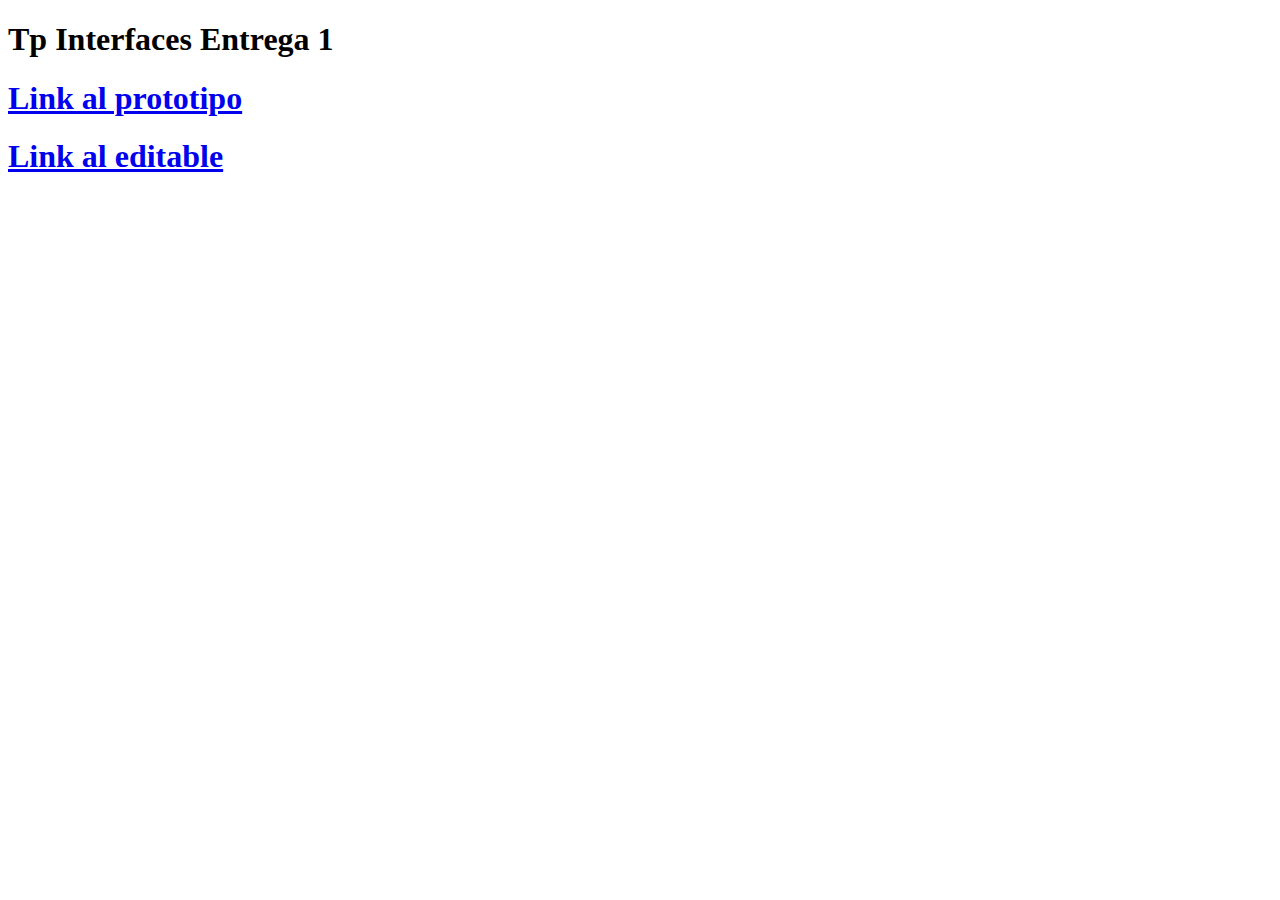
<file: TP1/index.html>
<!DOCTYPE html>
<html lang="en">
<head>
    <meta charset="UTF-8">
    <meta name="viewport" content="width=device-width, initial-scale=1.0">
    <title>Document</title>
</head>
<body>
    <h1>Tp Interfaces Entrega 1</h1>
    <a href="https://www.figma.com/proto/kqfpQ6huFD6NZ1EARb1Qle/Interfaces?node-id=2323-4&t=GO1rQuxC2OevokIe-1"><h1>Link al prototipo</h1></a>
    <a href="https://www.figma.com/design/kqfpQ6huFD6NZ1EARb1Qle/Interfaces?node-id=2323-4&t=GO1rQuxC2OevokIe-1"><h1>Link al editable</h1></a>
</body>
</html>
</file>
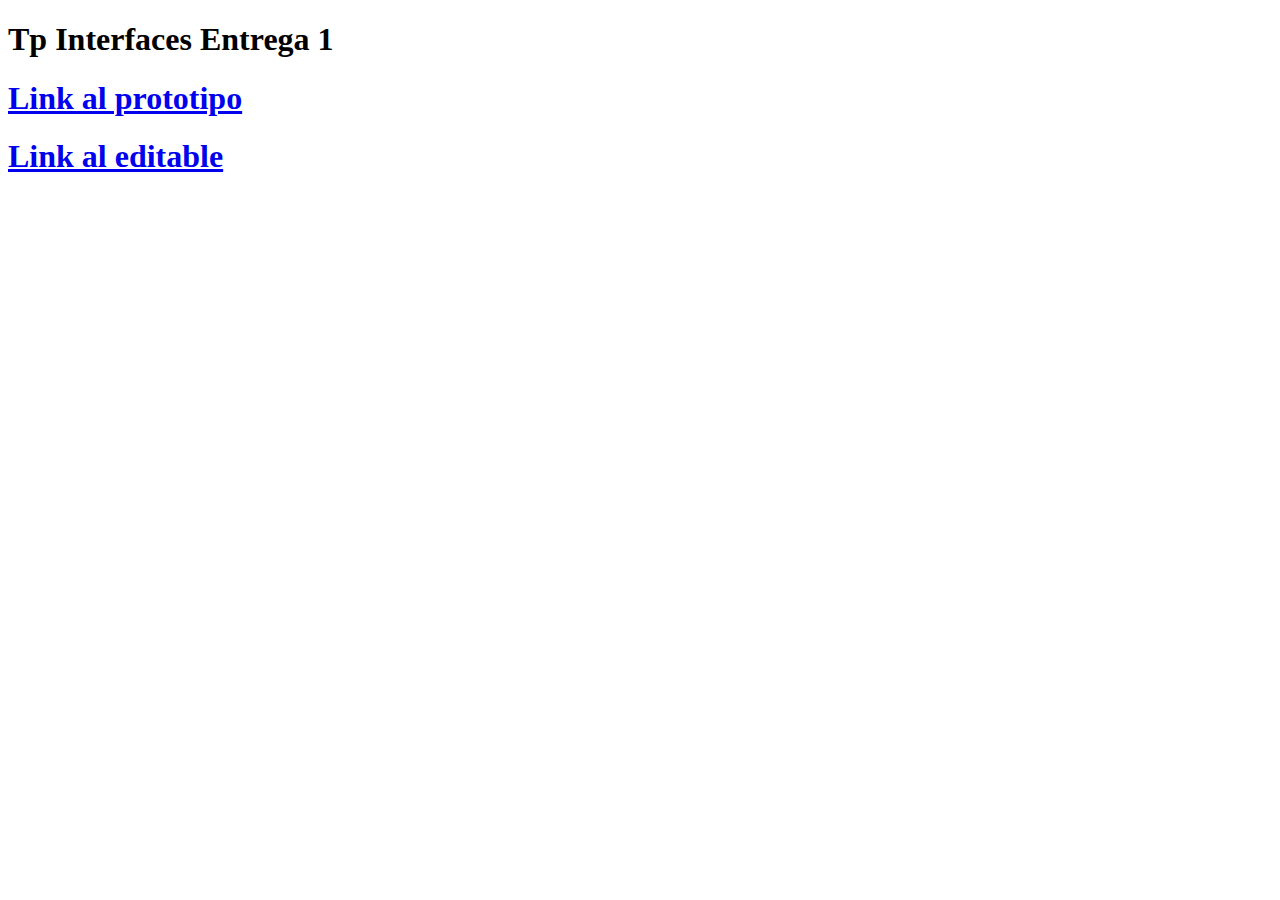
<file: TP1/EntregaFinal/index.html>
<!DOCTYPE html>
<html lang="en">
<head>
    <meta charset="UTF-8">
    <meta name="viewport" content="width=device-width, initial-scale=1.0">
    <title>Entrega 1</title>
</head>
<body>
    <h1>Tp Interfaces Entrega 1</h1>
    <a href="https://www.figma.com/proto/kqfpQ6huFD6NZ1EARb1Qle/Interfaces?node-id=2323-4&t=GO1rQuxC2OevokIe-1"><h1>Link al prototipo</h1></a>
    <a href="https://www.figma.com/design/kqfpQ6huFD6NZ1EARb1Qle/Interfaces?node-id=2323-4&t=GO1rQuxC2OevokIe-1"><h1>Link al editable</h1></a>
</body>
</html>
</file>
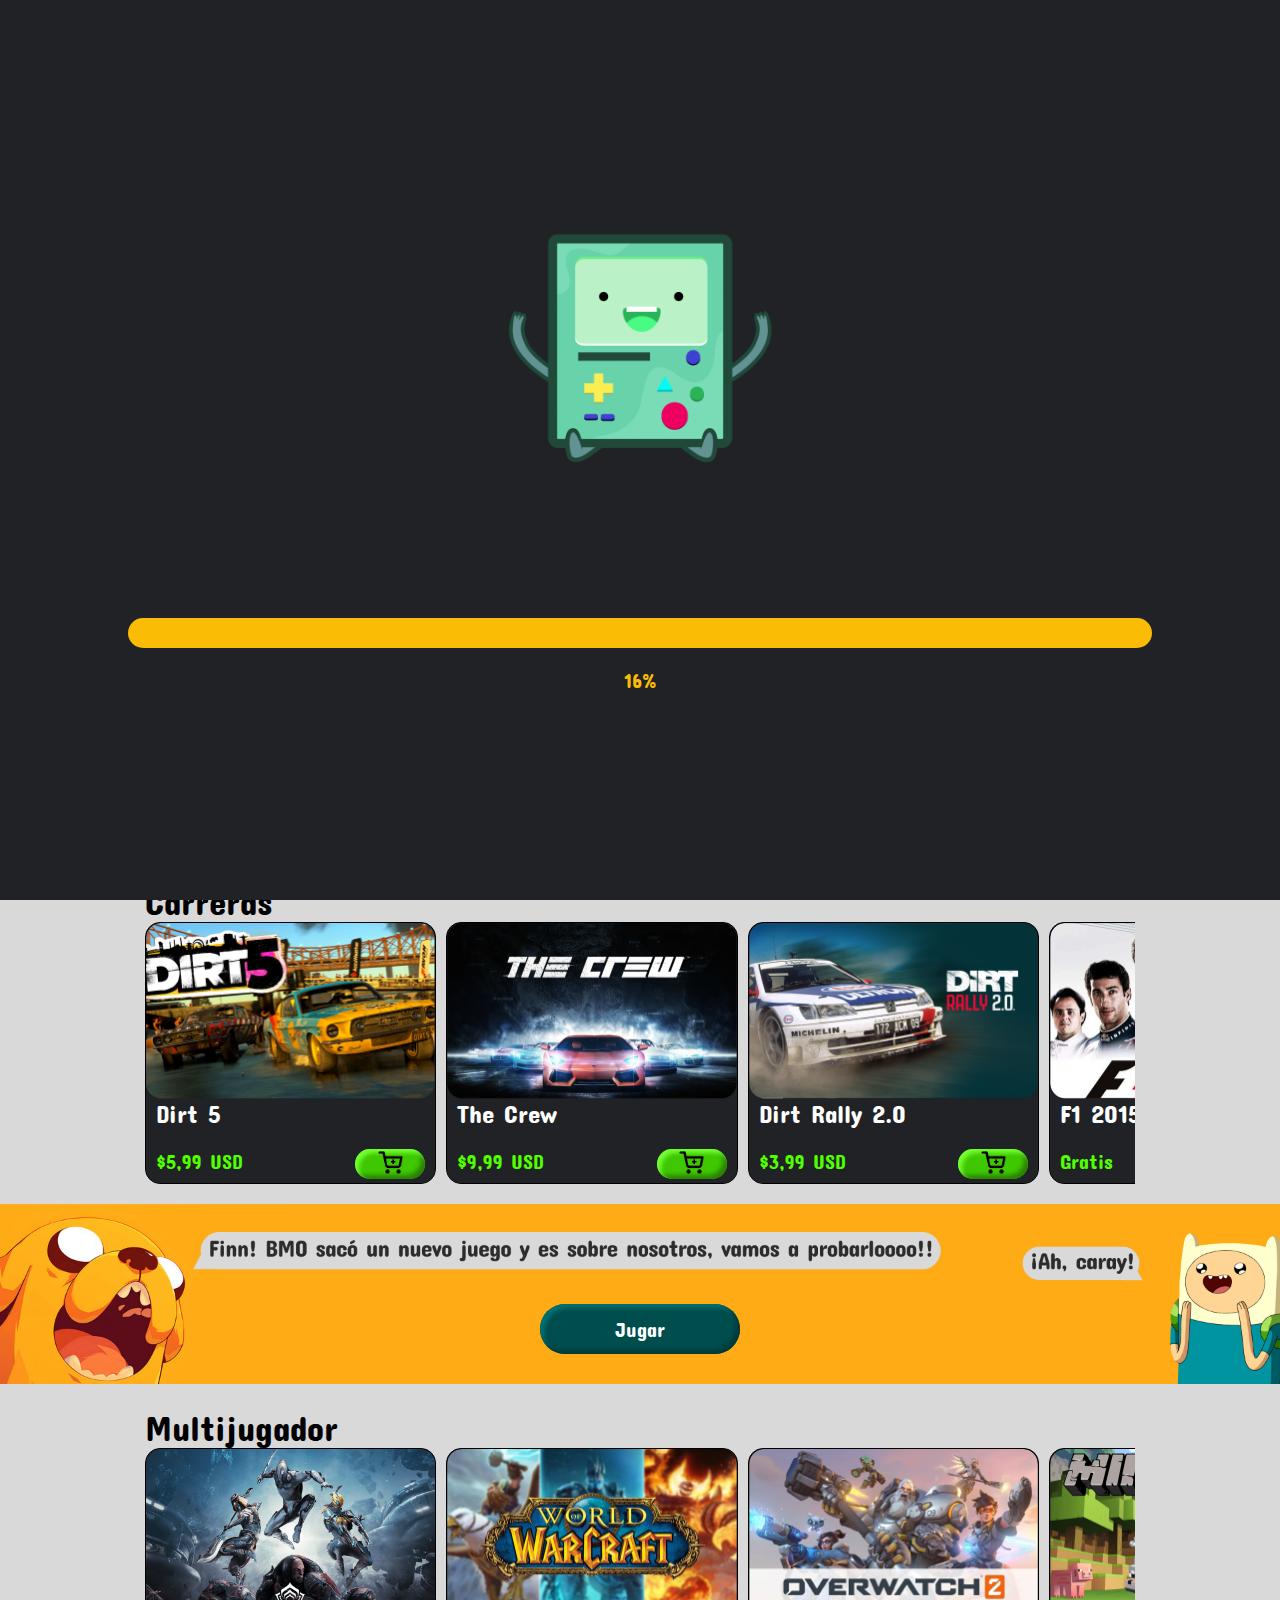
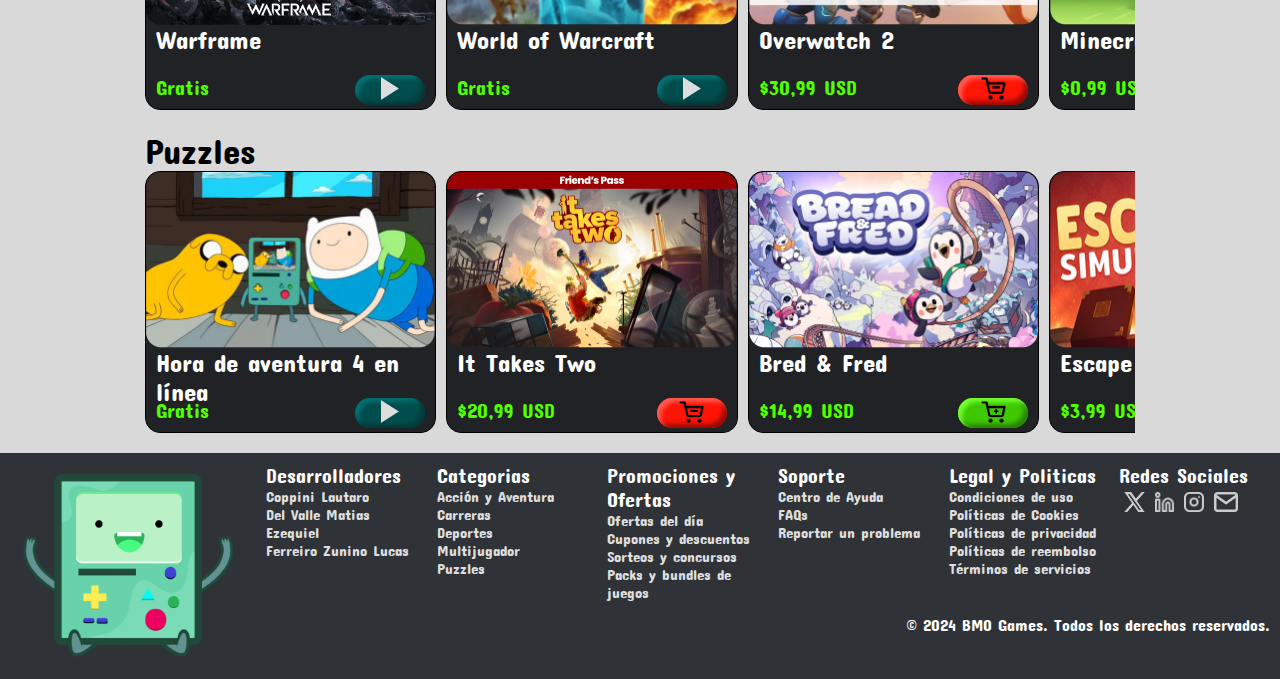
<file: TP2/EntregaFinal/index.html>
<!DOCTYPE html>
<html lang="en">

<head>
    <meta charset="UTF-8">
    <meta name="viewport" content="width=device-width, initial-scale=1.0">
    <link rel="stylesheet" href="./css/style.css">
    <link rel="preconnect" href="https://fonts.googleapis.com">
    <link rel="preconnect" href="https://fonts.gstatic.com" crossorigin>
    <link href="https://fonts.googleapis.com/css2?family=Concert+One&display=swap" rel="stylesheet">
    <title>BMO-Games</title>
    <link rel="shortcut icon" href="img/Iconos/favicon.ico" type="image/x-icon">
</head>

<body>

    <div id="pantalladecarga">
        <img src="img/Iconos/bmo.png" alt="Imagen pantalla de carga" class="imagenpantalladecarga">
        <div id="barradeprogreso">
            <div id="progreso"><img src="img/Iconos/Jake.png" alt="Imagen del Progreso"></div>
        </div>
        <p id="porcentajedeprogreso">0%</p>
    </div>
    <nav>
        <button id="btn-menuHamburguesa">
            <img src="img/Iconos/menuHamburguesa.png" alt="Menu hamburguesa">
        </button>
        <img class="icono" src="img/Iconos/bmo.png" alt="icono de la pagina">
        <form>
            <input type="text" id="search" placeholder="Buscar...">
            <label for="search"><img src="img/Iconos/lupa.png" alt="Lupa de Busqueda"></label>
        </form>
        <div class="nav-botones">
            <button id="btn-menuCarrito">
                <img src="img/Iconos/carrito.png" alt="Icono de carrito">
            </button>
            <button id="btn-menuUsuario" class="nav-avatar">
                <img src="img/Iconos/fotoperfil.png" alt="Foto de perfil">
            </button>
        </div>
        <div id="menuHamburguesa" class="menu-hamburguesa menu-oculto">
            <div>
                <img src="img/Iconos/Juegos.png" alt="Mis juegos">
                <h1>Mis Juegos</h1>
            </div>
            <div>
                <img src="img/Iconos/Aventuras.png" alt="Acción y Aventuras">
                <h1>Acción y Aventuras</h1>
            </div>
            <div>
                <img src="img/Iconos/Carreras.png" alt="Carreras">
                <h1>Carreras</h1>
            </div>
            <div>
                <img src="img/Iconos/Deportes.png" alt="Deportes">
                <h1>Deportes</h1>
            </div>
            <div>
                <img src="img/Iconos/Multijugador.png" alt="Multijugador">
                <h1>Multijugador</h1>
            </div>
            <div>
                <img src="img/Iconos/Puzzles.png" alt="Puzzles">
                <h1>Puzzles</h1>
            </div>
        </div>
        <div id="menuCarrito" class="menu-carrito menu-oculto">
            <h1>Mi Carrito</h1>
            <div>
                <h3>Assassin’s Creed Shadows</h3>
                <p>19,99 USD</p>
                <button class="quitarCarrito"><img src="img/Iconos/quitarcarrito.png" alt="Quitar del carrito"></button>
            </div>
            <div>
                <h3>EA FC 25</h3>
                <p>49,99 USD</p>
                <button class="quitarCarrito"><img src="img/Iconos/quitarcarrito.png" alt="Quitar del carrito"></button>
            </div>
            <div>
                <h3>Tour de France 2024</h3>
                <p>45,99 USD</p>
                <button class="quitarCarrito"><img src="img/Iconos/quitarcarrito.png" alt="Quitar del carrito"></button>
            </div>
            <div>
                <h3>Overwatch 2</h3>
                <p>30,99 USD</p>
                <button class="quitarCarrito"><img src="img/Iconos/quitarcarrito.png" alt="Quitar del carrito"></button>
            </div>
            <div>
                <h3>Minecraft</h3>
                <p>0,99 USD</p>
                <button class="quitarCarrito"><img src="img/Iconos/quitarcarrito.png" alt="Quitar del carrito"></button>
            </div>
            <div>
                <h3>It Takes Two</h3>
                <p>20,99 USD</p>
                <button class="quitarCarrito"><img src="img/Iconos/quitarcarrito.png" alt="Quitar del carrito"></button>
            </div>
            <form>
                <h3>Total a pagar</h3>
                <p>168,94 USD</p>
                <button class="agregarCarrito">
                    <h3>Pagar</h3>
                </button>
            </form>
        </div>
        <div id="menuUsuario" class="menu-usuario menu-oculto">
            <div>
                <img src="img/Iconos/fotoperfil.png" alt="Foto de Perfil">
                <h2>Mi Perfil</h2>
            </div>
            <div>
                <img src="img/Iconos/Credit card.png" alt="Mis métodos de pago">
                <h2>Mis métodos de pago</h2>
            </div>
            <div>
                <img src="img/Iconos/Multijugador.png" alt="Amigos">
                <h2>Amigos</h2>
            </div>
            <a href="registrarse.html">
                <div>
                    <img src="img/Iconos/Cerrar Sesión.png" alt="Cerrar Sesión">
                    <h2>Cerrar Sesión</h2>
                </div>
            </a>
        </div>
    </nav>

    <main>
        <h1 class="titulo-Recomendados">Juegos Recomendados del dia</h1>
        <header>
            <button id="flechaIzquierda"><img src="img/Iconos/iconoflechaizquierda.png" alt="Flecha para ir a la card anterior"></button>
            <section class="carrusel_principal">
                <figure class="card-principal">
                    <img class="img_card_principal" src="img/Cards/imagenprincipal.jpg"
                        alt="Miniatura del juego Hora de Aventura 4 en linea">
                    <figcaption>
                        <h2>Hora de Aventura 4 en Linea</h2>
                        <h3>Puzzles</h3>
                        <aside>
                            <img src="img/Gameplay/HoraDeAventura1.png" alt="Miniatura de un gameplay del juego">
                            <img src="img/Gameplay/HoraDeAventura2.png" alt="Miniatura de un gameplay del juego">
                            <img src="img/Gameplay/HoraDeAventura3.png" alt="Miniatura de un gameplay del juego">
                            <img src="img/Gameplay/HoraDeAventura4.png" alt="Miniatura de un gameplay del juego">
                        </aside>
                        <div>
                            <p class="gratis">Gratis</p>
                            <a href="juego.html">
                                <button class="jugar jugarPrincipal">
                                    <img class="jugar-imagen" src="img/Iconos/jugar.png" alt="Boton jugar">
                                    <img class="hover" src="img/Iconos/JakeConFondo.png">
                                </button>
                            </a>
                        </div>
                    </figcaption>
                </figure>
                <figure class="card-principal absolute">
                    <img class="img_card_principal" src="img/Cards/warframe.png"
                        alt="Miniatura del juego Hora de Aventura 4 en linea">
                    <figcaption>
                        <h2>Warframe</h2>
                        <h3>Multijugador</h3>
                        <aside>
                            <img src="img/Gameplay/Warframe1.png" alt="Miniatura de un gameplay del juego">
                            <img src="img/Gameplay/Warframe2.png" alt="Miniatura de un gameplay del juego">
                            <img src="img/Gameplay/Warframe3.png" alt="Miniatura de un gameplay del juego">
                            <img src="img/Gameplay/Warframe4.png" alt="Miniatura de un gameplay del juego">
                        </aside>
                        <div>
                            <p class="gratis">Gratis</p>
                            <button class="jugar jugarPrincipal">
                                <img class="jugar-imagen" src="img/Iconos/jugar.png" alt="Boton jugar">
                                <img class="hover" src="img/Iconos/JakeConFondo.png">
                            </button>
                        </div>
                    </figcaption>
                </figure>
            </section>
            <button id="flechaDerecha"><img src="img/Iconos/iconoflechaderecha.png" alt="Flecha para ir a la card siguiente"></button>
        </header>

        <section class="carruseles_categorias">
            <h1>Aventura</h1>
            <article>
                <figure>
                    <div class="descripcion">
                        <p>Descripcion:</p>
                        <p>Assassin's Creed Shadows es un juego de acción sigilosa ambientado en un mundo abierto. Los jugadores controlan asesinos mientras exploran ciudades, ejecutan misiones secretas y enfrentan conspiraciones históricas intrigantes.
                    </div>
                    <img class="img_card" src="img/Cards/assassinscreedshadow.png" alt="Assassin's Creed Shadows">
                    <figcaption>
                        <h2>Assassin's Creed Shadows</h2>
                        <div>
                            <h3>$17,99 USD</h3>
                            <button class="quitarCarrito"><img src="img/Iconos/quitarcarrito.png"
                                    alt="Icono quitar del carrito"></button>
                        </div>
                    </figcaption>
                </figure>
                <figure>
                    <div class="descripcion">
                        <p>Descripcion:</p>
                        <p>Peter Parker y Miles Morales regresan en una nueva aventura de Marvel's Spider-Man, donde
                            podrás balancearte por Nueva York, usar alas de telaraña y alternar entre ambos héroes.
                            Enfréntate a Venom, que amenaza con destruir la ciudad y sus vidas.</p>
                    </div>
                    <img class="img_card" src="img/Cards/spiderman2.png" alt="Spiderman 2">
                    <figcaption>
                        <h2>Spider-Man 2</h2>
                        <div>
                            <h3>Gratis</h3>
                            <button class="jugar">
                                <img class="jugar-imagen" src="img/Iconos/jugar.png" alt="Boton jugar">
                                <img class="hover" src="img/Iconos/JakeConFondo.png">
                            </button>
                        </div>
                    </figcaption>
                </figure>
                <figure>
                    <div class="descripcion">
                        <p>Descripcion:</p>
                        <p>Tres años después del juego anterior, Kratos y Atreus buscan evitar el Ragnarök mientras
                            exploran los nueve reinos y descubren la verdadera identidad de Atreus como Loki.
                            Enfrentarán a Thor, Odín y Freya, quienes buscan venganza por la muerte de Baldur.</p>
                    </div>
                    <img class="img_card" src="img/Cards/gowr.png" alt="God of War Ragnarok">
                    <figcaption>
                        <h2>God of War Ragnarok</h2>
                        <div>
                            <h3>$3,99 USD</h3>
                            <button class="agregarCarrito"><img src="img/Iconos/agregarcarrito.png"
                                    alt="Icono agregar al carrito"></button>
                        </div>
                    </figcaption>
                </figure>
                <figure>
                    <div class="descripcion">
                        <p>Descripcion:</p>
                        <p>The Last of Us: Parte II es un videojuego de drama, survival horror y acción-aventura en
                            tercera persona, desarrollado por Naughty Dog y publicado por Sony. Escrita y dirigida por
                            Neil Druckmann, esta secuela cuenta con la coescritura de Halley Gross.</p>
                    </div>
                    <img class="img_card" src="img/Cards/thelastofus.png" alt="The last of us II">
                    <figcaption>
                        <h2>The Last of Us Part II</h2>
                        <div>
                            <h3>$14,99 USD</h3>
                            <button class="agregarCarrito"><img src="img/Iconos/agregarcarrito.png"
                                    alt="Icono agregar al carrito"></button>
                        </div>
                    </figcaption>
                </figure>
                <figure>
                    <div class="descripcion">
                        <p>Descripcion:</p>
                        <p>Adéntrate en el DIRECTOR'S CUT de Ghost of Tsushima para PC y forja tu camino en esta
                            aventura de acción en mundo abierto. Desarrollado por Sucker Punch Productions, Nixxes
                            Software y PlayStation Studios.</p>
                    </div>
                    <img class="img_card" src="img/Cards/got.png" alt="Ghost of Tsushima">
                    <figcaption>
                        <h2>Ghost of Tsushima</h2>
                        <div>
                            <h3>$12,99 USD</h3>
                            <button class="agregarCarrito"><img src="img/Iconos/agregarcarrito.png"
                                    alt="Icono agregar al carrito"></button>
                        </div>
                    </figcaption>
                </figure>
                <figure>
                    <div class="descripcion">
                        <p>Descripcion:</p>
                        <p>Adéntrate en un elegante juego de plataformas repleto de acción y aventura. Viaja por la
                            mitología persa y manipula los límites del espacio y el tiempo.</p>
                    </div>
                    <img class="img_card" src="img/Cards/princepersia.png" alt="PrinceOP">
                    <figcaption>
                        <h2>Prince of Persia</h2>
                        <div>
                            <h3>$0,99 USD</h3>
                            <button class="agregarCarrito"><img src="img/Iconos/agregarcarrito.png"
                                    alt="Icono agregar al carrito"></button>
                        </div>
                    </figcaption>
                </figure>
            </article>

            <h1>Carreras</h1>
            <article>
                <figure>
                    <div class="descripcion">
                        <p>Descripcion:</p>
                        <p>Suéltate en DIRT 5: la experiencia todoterreno más audaz de todos los tiempos, con un modo
                            Carrera plagado de estrellas, pantalla dividida para cuatro jugadores, innovadores modos en
                            línea, editor de diseños distintivos y mucho más.</p>
                    </div>
                    <img class="img_card" src="img/Cards/dirt5.png" alt="Dirt5">
                    <figcaption>
                        <h2>Dirt 5</h2>
                        <div>
                            <h3>$5,99 USD</h3>
                            <button class="agregarCarrito"><img src="img/Iconos/agregarcarrito.png"
                                    alt="Icono agregar al carrito"></button>
                        </div>
                    </figcaption>
                </figure>
                <figure>
                    <div class="descripcion">
                        <p>Descripcion:</p>
                        <p>Adéntrate en el mundo de los deportes de motor norteamericanos mientras exploras todo Estados
                            Unidos por tierra, mar y aire. Ponte al mando de una amplia variedad de coches, motos,
                            barcos y avionetas, y compite en todo tipo de disciplinas.</p>
                    </div>
                    <img class="img_card" src="img/Cards/thecrew.png" alt="TheCrew">
                    <figcaption>
                        <h2>The Crew</h2>
                        <div>
                            <h3>$9,99 USD</h3>
                            <button class="agregarCarrito"><img src="img/Iconos/agregarcarrito.png"
                                    alt="Icono agregar al carrito"></button>
                        </div>
                    </figcaption>
                </figure>
                <figure>
                    <div class="descripcion">
                        <p>Descripcion:</p>
                        <p>DiRT Rally 2.0 te reta a abrirte camino a través de una selección de ubicaciones de rally
                            icónicas por todo el mundo, en los vehículos todoterreno más potentes de la historia,
                            teniendo en cuenta que el menor de los fallos puede poner fin a tu carrera.</p>
                    </div>
                    <img class="img_card" src="img/Cards/dirt.png" alt="Dirt 2.0">
                    <figcaption>
                        <h2>Dirt Rally 2.0</h2>
                        <div>
                            <h3>$3,99 USD</h3>
                            <button class="agregarCarrito"><img src="img/Iconos/agregarcarrito.png"
                                    alt="Icono agregar al carrito"></button>
                        </div>
                    </figcaption>
                </figure>
                <figure>
                    <div class="descripcion">
                        <p>Descripcion:</p>
                        <p>F1 2015 es un simulador de carreras que recrea la temporada oficial de Fórmula 1. Con gráficos realistas y físicas detalladas, los jugadores compiten en los circuitos más icónicos con pilotos y equipos auténticos.</p>
                    </div>
                    <img class="img_card" src="img/Cards/f2015.png" alt="F12015">
                    <figcaption>
                        <h2>F1 2015</h2>
                        <div>
                            <h3>Gratis</h3>
                            <button class="jugar">
                                <img class="jugar-imagen" src="img/Iconos/jugar.png" alt="Boton jugar">
                                <img class="hover" src="img/Iconos/JakeConFondo.png">
                            </button>
                        </div>
                    </figcaption>
                </figure>
                <figure>
                    <div class="descripcion">
                        <p>Descripcion:</p>
                        <p>Hazte con la experiencia completa de Need for Speed Rivals. Consigue el juego completo,
                            además de los seis packs de contenido descargable, con la Complete Edition..</p>
                    </div>
                    <img class="img_card" src="img/Cards/nfs.png" alt="NFSR">
                    <figcaption>
                        <h2>Need for Speed Rivals</h2>
                        <div>
                            <h3>$12,99 USD</h3>
                            <button class="agregarCarrito"><img src="img/Iconos/agregarcarrito.png"
                                    alt="Icono agregar al carrito"></button>
                        </div>
                    </figcaption>
                </figure>
                <figure>
                    <div class="descripcion">
                        <p>Descripcion:</p>
                        <p>Experimenta la conducción de tu vida mientras te lanzas dentro y fuera de la pista, haciendo
                            que las vallas se destrocen, los muros de neumáticos exploten y los tanques de agua y
                            barriles salgan volando por la pista chocando contra otros coches.</p>
                    </div>
                    <img class="img_card" src="img/Cards/flatout.png" alt="Flatout">
                    <figcaption>
                        <h2>Flatout</h2>
                        <div>
                            <h3>$0,99 USD</h3>
                            <button class="agregarCarrito"><img src="img/Iconos/agregarcarrito.png"
                                    alt="Icono agregar al carrito"></button>
                        </div>
                    </figcaption>
                </figure>
            </article>
        </section>

        <aside class="banner">
            <img src="img/banner.png" alt="Banner sobre el lanzamiento de Hora de Aventura 4 en linea">
            <a href="juego.html">
                <button class="jugarBanner">
                    <h3>Jugar</h3>
                    <div class="hover">
                        <img  src="img/Iconos/BMOCara.png">
                    </div>
                </button>
            </a>
        </aside>

        <section class="carruseles_categorias">
            <h1>Multijugador</h1>
            <article>
                <figure>
                    <div class="descripcion">
                        <p>Descripcion:</p>
                        <p>Despierta como un guerrero imparable y lucha junto a tus amigos en este juego de acción
                            gratuito en línea y basado en historias.</p>
                    </div>
                    <img class="img_card" src="img/Cards/warframe.png" alt="Warframe">
                    <figcaption>
                        <h2>Warframe</h2>
                        <div>
                            <h3>Gratis</h3>
                            <button class="jugar">
                                <img class="jugar-imagen" src="img/Iconos/jugar.png" alt="Boton jugar">
                                <img class="hover" src="img/Iconos/JakeConFondo.png">
                            </button>
                        </div>
                    </figcaption>
                </figure>
                <figure>
                    <div class="descripcion">
                        <p>Descripcion:</p>
                        <p>World of Warcraft es un juego online en el que los jugadores crean un personaje y exploran un
                            mundo virtual lleno de misiones, aventuras y desafíos. Los jugadores pueden formar grupos
                            para completar misiones juntos y enfrentarse a jefes poderosos.</p>
                    </div>
                    <img class="img_card" src="img/Cards/wow.png" alt="WOW">
                    <figcaption>
                        <h2>World of Warcraft</h2>
                        <div>
                            <h3>Gratis</h3>
                            <button class="jugar">
                                <img class="jugar-imagen" src="img/Iconos/jugar.png" alt="Boton jugar">
                                <img class="hover" src="img/Iconos/JakeConFondo.png">
                            </button>
                        </div>
                    </figcaption>
                </figure>
                <figure>
                    <div class="descripcion">
                        <p>Descripcion:</p>
                        <p>Overwatch® 2 es un shooter por equipos aclamado por la crítica ambientado en un futuro
                            optimista con un plantel de héroes en evolución. Júntate con amigos y jugad hoy mismo.</p>
                    </div>
                    <img class="img_card" src="img/Cards/overwatch2.png" alt="Overwatch 2">
                    <figcaption>
                        <h2>Overwatch 2</h2>
                        <div>
                            <h3>$30,99 USD</h3>
                            <button class="quitarCarrito"><img src="img/Iconos/quitarcarrito.png"
                                    alt="Icono quitar del carrito"></button>
                        </div>
                    </figcaption>
                </figure>
                <figure>
                    <div class="descripcion">
                        <p>Descripcion:</p>
                        <p>Minecraft es un videojuego sandbox enfocado en permitirle al jugador explorar y modificar un
                            mundo generado dinámicamente hecho de bloques de un metro cúbico. Es mantenido por Mojang
                            Studios, que forma parte de Xbox Game Studios, que a su vez es parte de Microsoft. </p>
                    </div>
                    <img class="img_card" src="img/Cards/minecraft.png" alt="Minecraft">
                    <figcaption>
                        <h2>Minecraft</h2>
                        <div>
                            <h3>$0,99 USD</h3>
                            <button class="quitarCarrito"><img src="img/Iconos/quitarcarrito.png"
                                    alt="Icono quitar del carrito"></button>
                        </div>
                    </figcaption>
                </figure>
                <figure>
                    <div class="descripcion">
                        <p>Descripcion:</p>
                        <p>Tom Clancy's Rainbow Six® Siege es un shooter táctico realista por equipos donde una
                            cuidadosa planificación y ejecución son claves para la victoria.</p>
                    </div>
                    <img class="img_card" src="img/Cards/rainbow.png" alt="Tom Clancy&#39;s Rainbow Six: Siege">
                    <figcaption>
                        <h2>Tom Clancy&#39;s Rainbow Six: Siege</h2>
                        <div>
                            <h3>$38,99 USD</h3>
                            <button class="agregarCarrito"><img src="img/Iconos/agregarcarrito.png"
                                    alt="Icono agregar al carrito"></button>
                        </div>
                    </figcaption>
                </figure>
                <figure>
                    <div class="descripcion">
                        <p>Descripcion:</p>
                        <p>Fortnite es un mundo lleno de experiencias. Lánzate a la isla y compite hasta ser el último
                            jugador (o equipo) en pie. Crea una isla personalizada con tus propias reglas. Reúnete con
                            tus amigos en una isla creada por alguno de tus compañeros. O enfréntate a hordas de
                            monstruos junto a otros jugadores para salvar el mundo.</p>
                    </div>
                    <img class="img_card" src="img/Cards/fornite.png" alt="Fornite">
                    <figcaption>
                        <h2>Fornite</h2>
                        <div>
                            <h3>Gratis</h3>
                            <button class="jugar">
                                <img class="jugar-imagen" src="img/Iconos/jugar.png" alt="Boton jugar">
                                <img class="hover" src="img/Iconos/JakeConFondo.png">
                            </button>
                        </div>
                    </figcaption>
                </figure>
            </article>

            <h1>Puzzles</h1>
            <article>
                <figure>
                    <div class="descripcion">
                        <p>Descripcion:</p>
                        <p>¡Prepárate para conectar 4 como un verdadero héroe! Para ganar, solo tienes que alinear
                            cuatro fichas del mismo color, ya sea en horizontal, vertical o diagonal.</p>
                    </div>
                    <img src="img/Cards/4linea.png" alt="4 en linea">
                    <figcaption>
                        <h2>Hora de aventura 4 en línea</h2>
                        <div>
                            <h3>Gratis</h3>
                            <a href="juego.html">
                                <button class="jugar">
                                    <img class="jugar-imagen" src="img/Iconos/jugar.png" alt="Boton jugar">
                                    <img class="hover" src="img/Iconos/JakeConFondo.png">
                                </button>
                            </a>
                        </div>
                    </figcaption>
                </figure>
                <figure>
                    <div class="descripcion">
                        <p>Descripcion:</p>
                        <p>Embárcate en la aventura de tu vida en It Takes Two. Invita a un amigo a acompañarte gratis
                            con el Pase de amigo* para colaborar en una gran variedad de desafíos deliciosamente
                            rompedores.</p>
                    </div>
                    <img src="img/Cards/ittakestwo.png" alt="It Takes Two">
                    <figcaption>
                        <h2>It Takes Two</h2>
                        <div>
                            <h3>$20,99 USD</h3>
                            <button class="quitarCarrito"><img src="img/Iconos/quitarcarrito.png"
                                    alt="Icono quitar del carrito"></button>
                        </div>
                    </figcaption>
                </figure>
                <figure>
                    <div class="descripcion">
                        <p>Descripcion:</p>
                        <p>¡Acompaña a Bred y Fred! Un rage game donde tendrás que cooperar para saltar y escalar hasta
                            el pico de la montaña. Eso si, tendrás que tener mucho cuidado de no caer, y no arrastrar a
                            tu compañero pingüino camino abajo... ¿Podrás superar junto a un amigo la ruta hasta arriba?
                        </p>
                    </div>
                    <img src="img/Cards/breadafred.png" alt="">
                    <figcaption>
                        <h2>Bred &amp; Fred</h2>
                        <div>
                            <h3>$14,99 USD</h3>
                            <button class="agregarCarrito"><img src="img/Iconos/agregarcarrito.png"
                                    alt="Icono agregar al carrito"></button>
                        </div>
                    </figcaption>
                </figure>
                <figure>
                    <div class="descripcion">
                        <p>Descripcion:</p>
                        <p>Un juego de enigmas en primera persona al que puedes jugar en solitario o cooperativamente en
                            línea. Descubre un conjunto de salas de escape totalmente interactivas. ¡Traslada muebles,
                            recoge y examínalo todo, rompe vasijas y destruye candados! Este juego es compatible con
                            salas comunitarias.</p>
                    </div>
                    <img src="img/Cards/escapesimulator.png" alt="Escape Simulator">
                    <figcaption>
                        <h2>Escape Simulator</h2>
                        <div>
                            <h3>$3,99 USD</h3>
                            <button class="agregarCarrito"><img src="img/Iconos/agregarcarrito.png"
                                    alt="Icono agregar al carrito"></button>
                        </div>
                    </figcaption>
                </figure>
                <figure>
                    <div class="descripcion">
                        <p>Descripcion:</p>
                        <p>CATO: Buttered Cat es un adorable juego de plataformas inspirado en la paradoja del gato con
                            tostada, donde al atar una tostada con mantequilla a un gato, ¡creas una máquina de
                            movimiento perpetuo que gira y flota!</p>
                    </div>
                    <img src="img/Cards/cato.png" alt="Cato">
                    <figcaption>
                        <h2>Cato</h2>
                        <div>
                            <h3>$19,99 USD</h3>
                            <button class="agregarCarrito"><img src="img/Iconos/agregarcarrito.png"
                                    alt="Icono agregar al carrito"></button>
                        </div>
                    </figcaption>
                </figure>
                <figure>
                    <div class="descripcion">
                        <p>Descripcion:</p>
                        <p>A Webbing Journey es un juego sandbox con interacciones de física en el que encarnas a una
                            adorable arañita. Explora una casa gigantesca, diseña telarañas espectaculares y completa
                            tareas desproporcionadas con mucha imaginación.</p>
                    </div>
                    <img src="img/Cards/webbingjourney.png" alt="A Webbing Journey">
                    <figcaption>
                        <h2>A Webbing Journey</h2>
                        <div>
                            <h3>0,99 USD</h3>
                            <button class="agregarCarrito"><img src="img/Iconos/agregarcarrito.png"
                                    alt="Icono agregar al carrito"></button>
                        </div>
                    </figcaption>
                </figure>
            </article>
        </section>
    </main>
    <footer>
        <img src="img/Iconos/bmo.png" alt="Logo Footer">
        <ul>Desarrolladores
            <li>Coppini Lautaro</li>
            <li>Del Valle Matias Ezequiel</li>
            <li>Ferreiro Zunino Lucas</li>
        </ul>

        <ul>Categorias
            <li>Acción y Aventura</li>
            <li>Carreras</li>
            <li>Deportes</li>
            <li>Multijugador</li>
            <li>Puzzles</li>
        </ul>

        <ul>Promociones y Ofertas
            <li>Ofertas del día</li>
            <li>Cupones y descuentos</li>
            <li>Sorteos y concursos</li>
            <li>Packs y bundles de juegos</li>
        </ul>

        <ul>Soporte
            <li>Centro de Ayuda</li>
            <li>FAQs</li>
            <li>Reportar un problema</li>
        </ul>

        <ul>Legal y Politicas
            <li>Condiciones de uso</li>
            <li>Políticas de Cookies</li>
            <li>Políticas de privacidad</li>
            <li>Políticas de reembolso</li>
            <li>Términos de servicios</li>
        </ul>

        <ul class="redes">Redes Sociales
            <div>
                <li><a href=""><img src="img/Iconos/x.png" alt="Icono de X"></a></li>
                <li><a href=""><img src="img/Iconos/linkedin.png" alt="Icono de Linkedin"></a></li>
                <li><a href=""><img src="img/Iconos/instagram.png" alt="Icono de Instagram"></a></li>
                <li><a href=""><img src="img/Iconos/gmail.png" alt="Icono de Gmail"></a></li>
            </div>
        </ul>
        <p class="derechosRegistrados">© 2024 BMO Games. Todos los derechos reservados.</p>
    </footer>
    <script src="js/loading.js"></script>
    <script src="js/nav.js"></script>
    <script src="js/carrusel.js"></script>
</body>

</html>
</file>
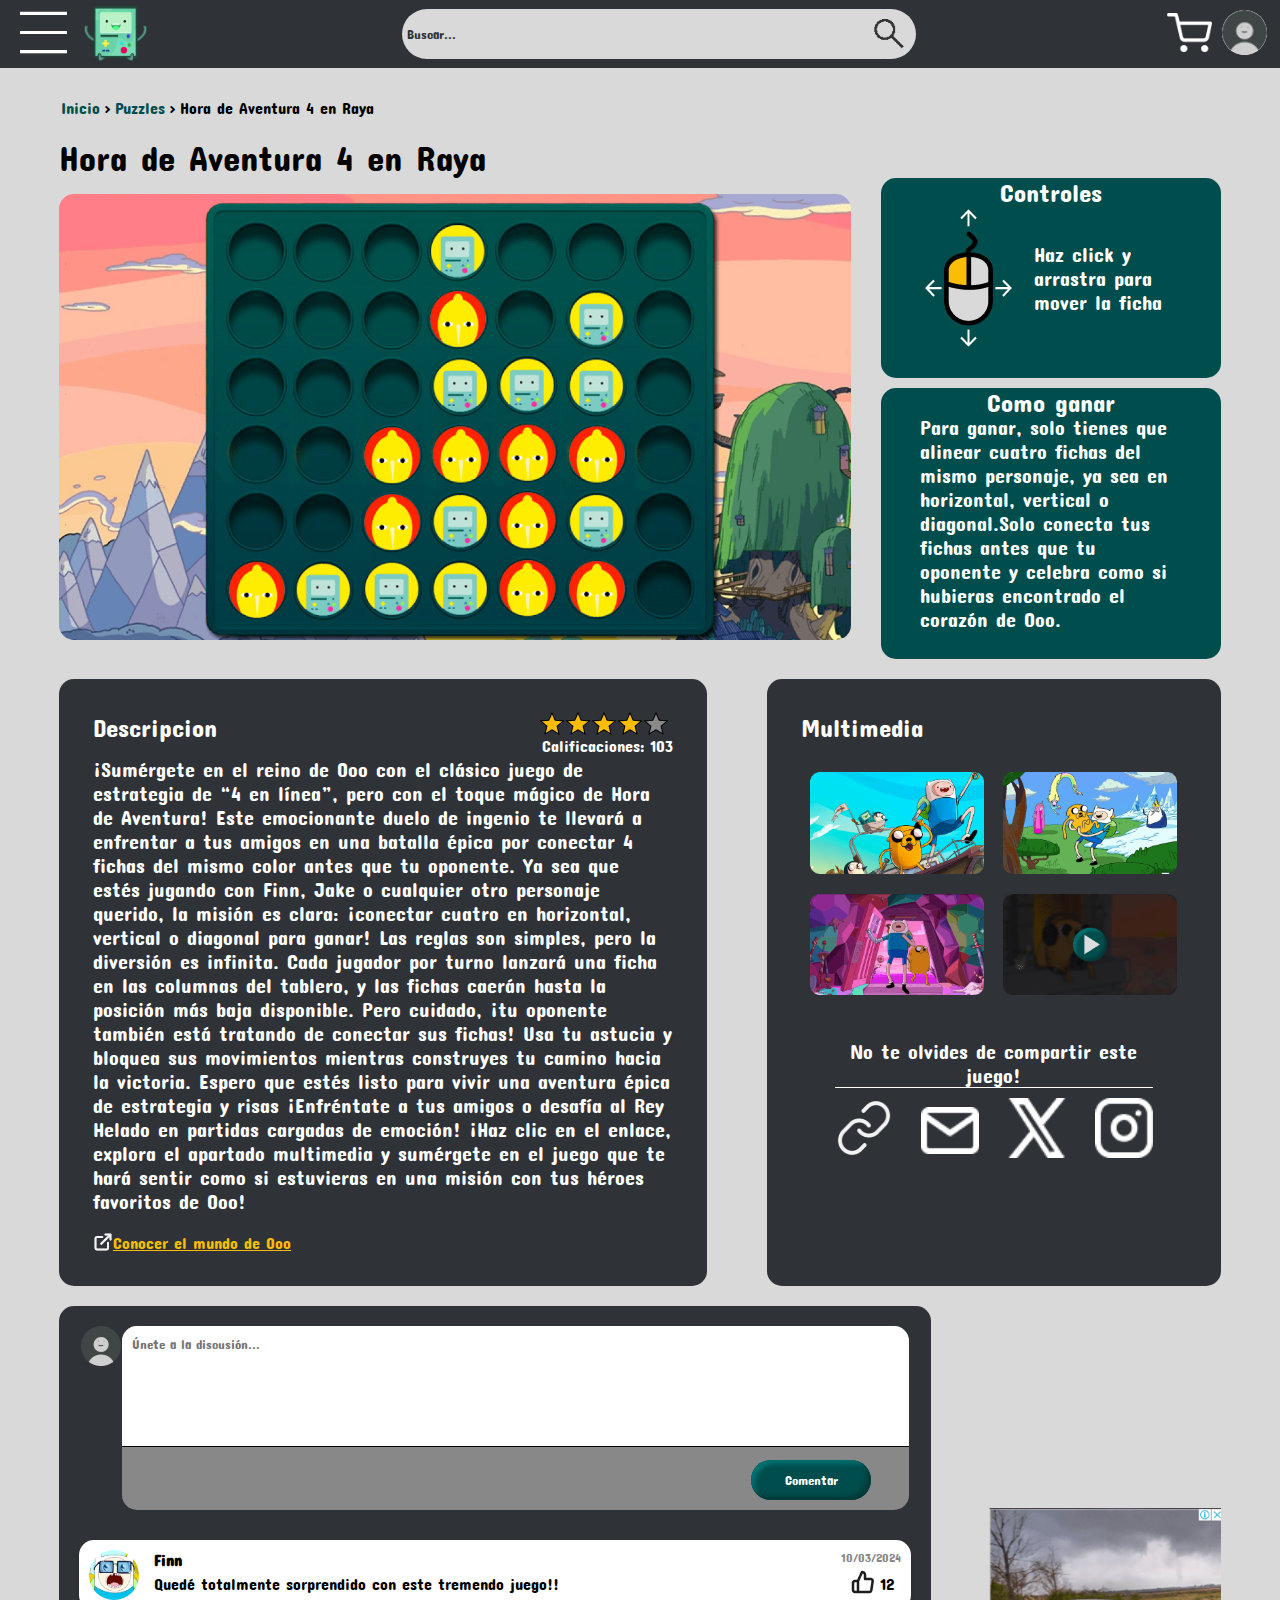
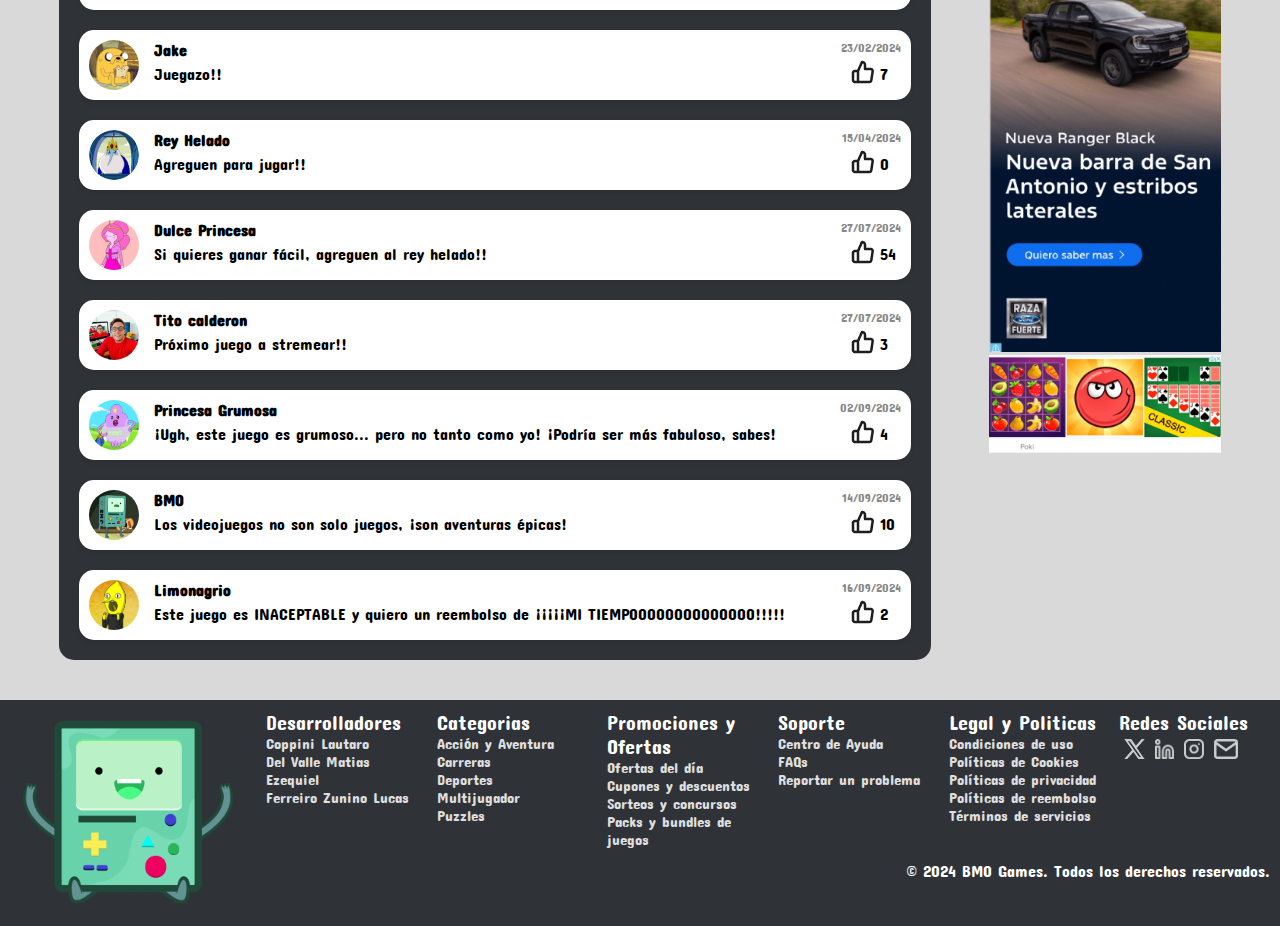
<file: TP2/EntregaFinal/juego.html>
<!DOCTYPE html>
<html lang="en">

<head>
    <meta charset="UTF-8">
    <meta name="viewport" content="width=device-width, initial-scale=1.0">
    <link rel="stylesheet" href="./css/style.css">
    <link rel="preconnect" href="https://fonts.googleapis.com">
    <link rel="preconnect" href="https://fonts.gstatic.com" crossorigin>
    <link href="https://fonts.googleapis.com/css2?family=Concert+One&display=swap" rel="stylesheet">
    <title>BMO-Games|Hora de Aventura 4 en linea</title>
    <link rel="shortcut icon" href="img/Iconos/favicon.ico" type="image/x-icon">
</head>

<body>
    <nav>
        <button id="btn-menuHamburguesa">
            <img src="img/Iconos/menuHamburguesa.png" alt="Menu hamburguesa">
        </button>
        <a href="index.html"><img class="icono" src="img/Iconos/bmo.png" alt="icono de la pagina"></a>
        <form>
            <input type="text" id="search" placeholder="Buscar...">
            <label for="search"><img src="img/Iconos/lupa.png" alt="Lupa de Busqueda"></label>
        </form>
        <div class="nav-botones">
            <button id="btn-menuCarrito">
                <img src="img/Iconos/carrito.png" alt="Icono de carrito">
            </button>
            <button id="btn-menuUsuario" class="nav-avatar">
                <img src="img/Iconos/fotoperfil.png" alt="Foto de perfil">
            </button>
        </div>
        <div id="menuHamburguesa" class="menu-hamburguesa menu-oculto">
            <div>
                <img src="img/Iconos/Juegos.png" alt="Mis juegos">
                <h1>Mis Juegos</h1>
            </div>
            <div>
                <img src="img/Iconos/Aventuras.png" alt="Acción y Aventuras">
                <h1>Acción y Aventuras</h1>
            </div>
            <div>
                <img src="img/Iconos/Carreras.png" alt="Carreras">
                <h1>Carreras</h1>
            </div>
            <div>
                <img src="img/Iconos/Deportes.png" alt="Deportes">
                <h1>Deportes</h1>
            </div>
            <div>
                <img src="img/Iconos/Multijugador.png" alt="Multijugador">
                <h1>Multijugador</h1>
            </div>
            <div>
                <img src="img/Iconos/Puzzles.png" alt="Puzzles">
                <h1>Puzzles</h1>
            </div>
        </div>
        <div id="menuCarrito" class="menu-carrito menu-oculto">
            <h1>Mi Carrito</h1>
            <div>
                <h3>Assassin’s Creed Shadows</h3>
                <p>19,99 USD</p>
                <button class="quitarCarrito"><img src="img/Iconos/quitarcarrito.png" alt="Quitar del carrito"></button>
            </div>
            <div>
                <h3>EA FC 25</h3>
                <p>49,99 USD</p>
                <button class="quitarCarrito"><img src="img/Iconos/quitarcarrito.png" alt="Quitar del carrito"></button>
            </div>
            <div>
                <h3>Tour de France 2024</h3>
                <p>45,99 USD</p>
                <button class="quitarCarrito"><img src="img/Iconos/quitarcarrito.png" alt="Quitar del carrito"></button>
            </div>
            <div>
                <h3>Overwatch 2</h3>
                <p>30,99 USD</p>
                <button class="quitarCarrito"><img src="img/Iconos/quitarcarrito.png" alt="Quitar del carrito"></button>
            </div>
            <div>
                <h3>Minecraft</h3>
                <p>0,99 USD</p>
                <button class="quitarCarrito"><img src="img/Iconos/quitarcarrito.png" alt="Quitar del carrito"></button>
            </div>
            <div>
                <h3>It Takes Two</h3>
                <p>20,99 USD</p>
                <button class="quitarCarrito"><img src="img/Iconos/quitarcarrito.png" alt="Quitar del carrito"></button>
            </div>
            <form>
                <h3>Total a pagar</h3>
                <p>168,94 USD</p>
                <button class="agregarCarrito">
                    <h3>Pagar</h3>
                </button>
            </form>
        </div>
        <div id="menuUsuario" class="menu-usuario menu-oculto">
            <div>
                <img src="img/Iconos/fotoperfil.png" alt="Foto de Perfil">
                <h2>Mi Perfil</h2>
            </div>
            <div>
                <img src="img/Iconos/Credit card.png" alt="Mis métodos de pago">
                <h2>Mis métodos de pago</h2>
            </div>
            <div>
                <img src="img/Iconos/Multijugador.png" alt="Amigos">
                <h2>Amigos</h2>
            </div>
            <a href="registrarse.html">
                <div>
                    <img src="img/Iconos/Cerrar Sesión.png" alt="Cerrar Sesión">
                    <h2>Cerrar Sesión</h2>
                </div>
            </a>
        </div>
    </nav>
    <main class="main-juego">
        <div>
            <ul>
                <li><a href="index.html">Inicio</a></li>
                <li>></li>
                <li><a href="index.html">Puzzles</a></li>
                <li>></li>
                <li>Hora de Aventura 4 en Raya</li>
            </ul>
        </div>
        <h1>Hora de Aventura 4 en Raya</h1>

        <section class="juego">
            <article>
                <img src="img/imagen4enlinea.png" alt="4 en Linea">
            </article>
            <aside>
                <div class="controles">    
                    <img src="img/controles.png" alt="Controles del juego">
                    <h2>Controles</h2>
                    <h3>Haz click y arrastra para mover la ficha</h3>
                </div>
                <div class="instrucciones">
                    <h2>Como ganar</h2>
                    <h3>Para ganar, solo tienes que alinear cuatro fichas del mismo personaje, ya sea en horizontal, vertical o
                        diagonal.Solo conecta tus fichas antes que tu oponente y celebra como si hubieras encontrado el corazón
                        de Ooo.</h3>   
                </div>    
            </aside>
        </section>
        <section class="informacion-juego">
            <article class="juego-descripcion">
                <h2>Descripcion</h2>
                <h3>¡Sumérgete en el reino de Ooo con el clásico juego de estrategia de “4 en línea”,
                    pero con el toque mágico de Hora de Aventura!
                    Este emocionante duelo de ingenio te llevará a enfrentar a tus amigos en una batalla épica
                    por conectar 4 fichas del mismo color antes que tu oponente.
                    Ya sea que estés jugando con Finn, Jake o cualquier otro personaje querido, la misión es clara:
                    ¡conectar cuatro en horizontal, vertical o diagonal para ganar!
                    Las reglas son simples, pero la diversión es infinita. Cada jugador por turno lanzará una ficha
                    en las columnas del tablero, y las fichas caerán hasta la posición más baja disponible.
                    Pero cuidado, ¡tu oponente también está tratando de conectar sus fichas!
                    Usa tu astucia y bloquea sus movimientos mientras construyes tu camino hacia la victoria.
                    Espero que estés listo para vivir una aventura épica de estrategia y risas
                    ¡Enfréntate a tus amigos o desafía al Rey Helado en partidas cargadas de emoción!
                    ¡Haz clic en el enlace, explora el apartado multimedia y sumérgete en el juego que
                    te hará sentir como si estuvieras en una misión con tus héroes favoritos de Ooo!</h3>
                <a href="https://google.com"><img src="img/Iconos/External link.png" alt="Icono link externo">Conocer el mundo de Ooo</a>
                <div class="calificacion">
                    <img src="img/Iconos/Estrella Calificacion Llena.png" alt="Estrella llena">
                    <img src="img/Iconos/Estrella Calificacion Llena.png" alt="Estrella llena">
                    <img src="img/Iconos/Estrella Calificacion Llena.png" alt="Estrella llena">
                    <img src="img/Iconos/Estrella Calificacion Llena.png" alt="Estrella llena">
                    <img src="img/Iconos/Estrella Calificacion.png" alt="Estrella vacia">
                    <p>Calificaciones: 103</p>
                </div>
            </article>
            <article class="multimedia-juego">
                <h2>Multimedia</h2>
                <div>
                    <img src="img/multimedia1.png" alt="Imagen 1">
                    <img src="img/multimedia2.png" alt="Imagen 2">
                    <img src="img/multimedia3.png" alt="Imagen 3">
                    <img src="img/multimedia4.png" alt="Imagen 4">
                </div>
                <aside>
                    <h3>No te olvides de compartir este juego!</h3>
                    <img src="img/Iconos/link.png" alt="Logo del Link">
                    <img class="logo-gmail" src="img/Iconos/gmail.png" alt="Logo de Mail">
                    <img src="img/Iconos/x.png" alt="Logo x">
                    <img src="img/Iconos/instagram.png" alt="Logo Instagram">
                </aside>
            </article>
        </section>


        <section class="comentarios">
            <article class="comentarios">
                <form>
                    <img src="img/Iconos/fotoperfil.png" alt="">
                    <div>
                        <textarea placeholder="Únete a la discusión..." ></textarea>
                        <button>Comentar</button>
                    </div>
                </form>
                <section class="caja-comentarios">
                    <article class="comentario">
                        <img src="img/Avatares/finn.jpg" alt="Avatar de Finn" class="avatar">
                        <div class="comentario-contenido">
                            <h4>Finn <span class="fecha">10/03/2024</span></h4>
                            <p>Quedé totalmente sorprendido con este tremendo juego!!</p>
                            <div>
                                <button><img src="img/Iconos/Icono de Like.png" alt="Me gusta"></button>
                                <span>12</span>
                            </div>
                        </div>
                    </article>
                    <article class="comentario">
                        <img src="img/Avatares/Jake.jpg" alt="Avatar de Jake" class="avatar">
                        <div class="comentario-contenido">
                            <h4>Jake <span class="fecha">23/02/2024</span></h4>
                            <p>Juegazo!!</p>
                            <div>
                                <button><img src="img/Iconos/Icono de Like.png" alt="Me gusta"></button>
                                <span>7</span>
                            </div>
                        </div>
                    </article>
                    <article class="comentario">
                        <img src="img/Avatares/reyhelado.png" alt="Avatar de Rey Helado" class="avatar">
                        <div class="comentario-contenido">
                            <h4>Rey Helado <span class="fecha">15/04/2024</span></h4>
                            <p>Agreguen para jugar!!</p>
                            <div>
                                <button><img src="img/Iconos/Icono de Like.png" alt="Me gusta"></button>
                                <span>0</span>
                            </div>
                        </div>
                    </article>
                    <article class="comentario">
                        <img src="img/Avatares/dulceprincesa.jpg" alt="Avatar de Dulce Princesa" class="avatar">
                        <div class="comentario-contenido">
                            <h4>Dulce Princesa <span class="fecha">27/07/2024</span></h4>
                            <p>Si quieres ganar fácil, agreguen al rey helado!!</p>
                            <div>
                                <button><img src="img/Iconos/Icono de Like.png" alt="Me gusta"></button>
                                <span>54</span>
                            </div>
                        </div>
                    </article>
                    <article class="comentario">
                        <img src="img/Avatares/maestrosplinter.jpg" alt="Avatar de Tito calderon" class="avatar">
                        <div class="comentario-contenido">
                            <h4>Tito calderon <span class="fecha">27/07/2024</span></h4>
                            <p>Próximo juego a stremear!!</p>
                            <div>
                                <button><img src="img/Iconos/Icono de Like.png" alt="Me gusta"></button>
                                <span>3</span>
                            </div>
                        </div>
                    </article>
                    <article class="comentario">
                        <img src="img/Avatares/Princesagrumosa.jpg" alt="Avatar de Princesa Grumosa" class="avatar">
                        <div class="comentario-contenido">
                            <h4>Princesa Grumosa <span class="fecha">02/09/2024</span></h4>
                            <p>¡Ugh, este juego es grumoso... pero no tanto como yo! ¡Podría ser más fabuloso, sabes!</p>
                            <div>
                                <button><img src="img/Iconos/Icono de Like.png" alt="Me gusta"></button>
                                <span>4</span>
                            </div>
                        </div>
                    </article>
                    <article class="comentario">
                        <img src="img/Avatares/bmo.jpg" alt="Avatar de BMO" class="avatar">
                        <div class="comentario-contenido">
                            <h4>BMO <span class="fecha">14/09/2024</span></h4>
                            <p>Los videojuegos no son solo juegos, ¡son aventuras épicas!</p>
                            <div>
                                <button><img src="img/Iconos/Icono de Like.png" alt="Me gusta"></button>
                                <span>10</span>
                            </div>
                        </div>
                    </article>
                    <article class="comentario">
                        <img src="img/Avatares/limonagrio.jpg" alt="Avatar de Limonagrio" class="avatar">
                        <div class="comentario-contenido">
                            <h4>Limonagrio <span class="fecha">16/09/2024</span></h4>
                            <p>Este juego es INACEPTABLE y quiero un reembolso de ¡¡¡¡¡MI TIEMPOOOOOOOOOOOOOO!!!!!</p>
                            <div>
                                <button><img src="img/Iconos/Icono de Like.png" alt="Me gusta"></button>
                                <span>2</span>
                            </div>
                        </div>
                    </article>
                </div>
            </article>
            <aside>
                <a href=""><img src="img/Publicidad grande.png" alt="Publicidad de camioneta"></a>
                <a href=""><img src="img/Publicidad chica.png" alt="Publicidad de juegos"></a>
            </aside>
        </section>
    </main>
    <footer>
        <img src="img/Iconos/bmo.png" alt="Logo Footer">
        <ul>Desarrolladores
            <li>Coppini Lautaro</li>
            <li>Del Valle Matias Ezequiel</li>
            <li>Ferreiro Zunino Lucas</li>
        </ul>

        <ul>Categorias
            <li>Acción y Aventura</li>
            <li>Carreras</li>
            <li>Deportes</li>
            <li>Multijugador</li>
            <li>Puzzles</li>
        </ul>

        <ul>Promociones y Ofertas
            <li>Ofertas del día</li>
            <li>Cupones y descuentos</li>
            <li>Sorteos y concursos</li>
            <li>Packs y bundles de juegos</li>
        </ul>

        <ul>Soporte
            <li>Centro de Ayuda</li>
            <li>FAQs</li>
            <li>Reportar un problema</li>
        </ul>

        <ul>Legal y Politicas
            <li>Condiciones de uso</li>
            <li>Políticas de Cookies</li>
            <li>Políticas de privacidad</li>
            <li>Políticas de reembolso</li>
            <li>Términos de servicios</li>
        </ul>

        <ul class="redes">Redes Sociales
            <div>
                <li><a href=""><img src="img/Iconos/x.png" alt="Icono de X"></a></li>
                <li><a href=""><img src="img/Iconos/linkedin.png" alt="Icono de Linkedin"></a></li>
                <li><a href=""><img src="img/Iconos/instagram.png" alt="Icono de Instagram"></a></li>
                <li><a href=""><img src="img/Iconos/gmail.png" alt="Icono de Gmail"></a></li>
            </div>
        </ul>
        <p class="derechosRegistrados">© 2024 BMO Games. Todos los derechos reservados.</p>
    </footer>
    <script src="js/nav.js"></script>
</body>

</html>
</file>
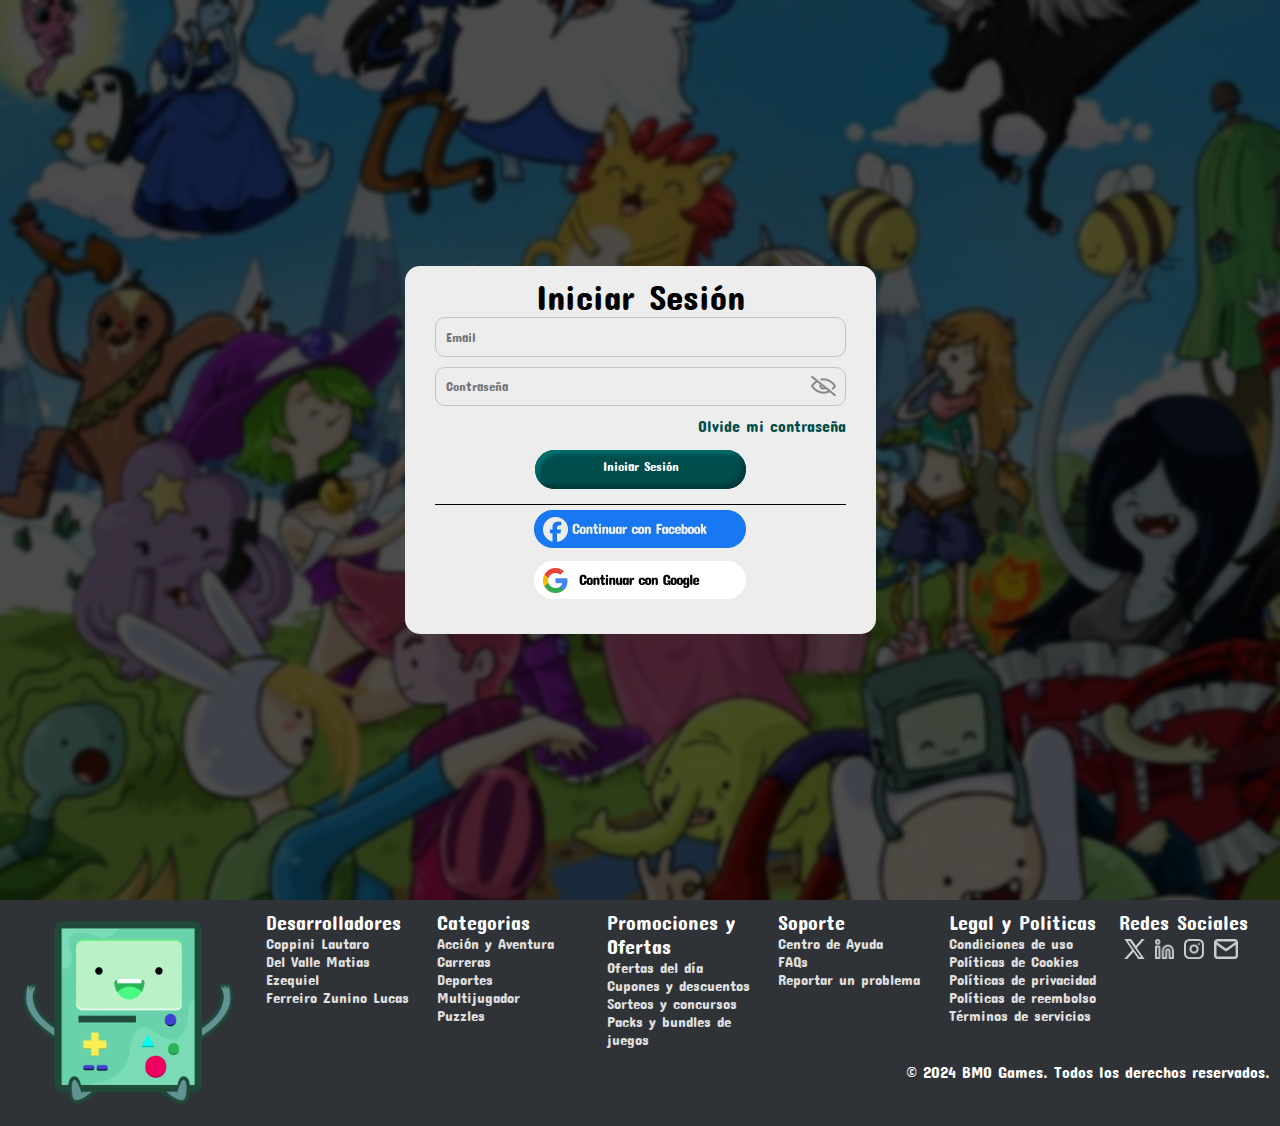
<file: TP2/EntregaFinal/login.html>
<!DOCTYPE html>
<html lang="en">
<head>
    <meta charset="UTF-8">
    <meta name="viewport" content="width=device-width, initial-scale=1.0">
    <link rel="stylesheet" href="./css/style.css">
    <link rel="preconnect" href="https://fonts.googleapis.com">
    <link rel="preconnect" href="https://fonts.gstatic.com" crossorigin>
    <link href="https://fonts.googleapis.com/css2?family=Concert+One&display=swap" rel="stylesheet">
    <title>BMO-Games|Inicio Sesión</title>
    <link rel="shortcut icon" href="img/Iconos/favicon.ico" type="image/x-icon">
</head>
<body class="fondo">
    <main class="login-registro">
        <form class="iniciar-sesion">
        <h1>Iniciar Sesión</h1>
            <input class="input-login" type="text" placeholder="Email"/>
            <div>
                <input class="input-registrarse" type="password" placeholder="Contraseña"/>
                <button class="mostrarcontra" id="mostrarcontra"><img src="img/Iconos/mostrarcontra.png" alt="Mostrar password"></button>
            </div>
            <a>Olvide mi contraseña</a>
            <a href="index.html" class="btn">
                <button type="button" id="btn-iniciarSesion">Iniciar Sesión</button>
            </a>
            <div class="div-login">
                <a href="index.html" class="btn">
                    <button type="button" id="btn-facebook"><img src="img/Iconos/continuarconfacebook.png" alt="Continuar con facebook"></button>
                </a>
                <a href="index.html" class="btn">
                    <button type="button" id="btn-google"><img src="img/Iconos/continuarcongoogle.png" alt="Continuar con Google"></button>
                </a>
            </div>
        </form>
    </main>

    <footer>
        <img src="img/Iconos/bmo.png" alt="Logo Footer">
        <ul>Desarrolladores
            <li>Coppini Lautaro</li>
            <li>Del Valle Matias Ezequiel</li>
            <li>Ferreiro Zunino Lucas</li>
        </ul>

        <ul>Categorias
            <li>Acción y Aventura</li>
            <li>Carreras</li>
            <li>Deportes</li>
            <li>Multijugador</li>
            <li>Puzzles</li>
        </ul>

        <ul>Promociones y Ofertas
            <li>Ofertas del día</li>
            <li>Cupones y descuentos</li>
            <li>Sorteos y concursos</li>
            <li>Packs y bundles de juegos</li>
        </ul>

        <ul>Soporte
            <li>Centro de Ayuda</li>
            <li>FAQs</li>
            <li>Reportar un problema</li>
        </ul>

        <ul>Legal y Politicas
            <li>Condiciones de uso</li>
            <li>Políticas de Cookies</li>
            <li>Políticas de privacidad</li>
            <li>Políticas de reembolso</li>
            <li>Términos de servicios</li>
        </ul>

        <ul class="redes">Redes Sociales
            <div>
                <li><a href=""><img src="img/Iconos/x.png" alt="Icono de X"></a></li>
                <li><a href=""><img src="img/Iconos/linkedin.png" alt="Icono de Linkedin"></a></li>
                <li><a href=""><img src="img/Iconos/instagram.png" alt="Icono de Instagram"></a></li>
                <li><a href=""><img src="img/Iconos/gmail.png" alt="Icono de Gmail"></a></li>
            </div>
        </ul>
        <p class="derechosRegistrados">© 2024 BMO Games. Todos los derechos reservados.</p>
    </footer>
</body>
</html>
</file>
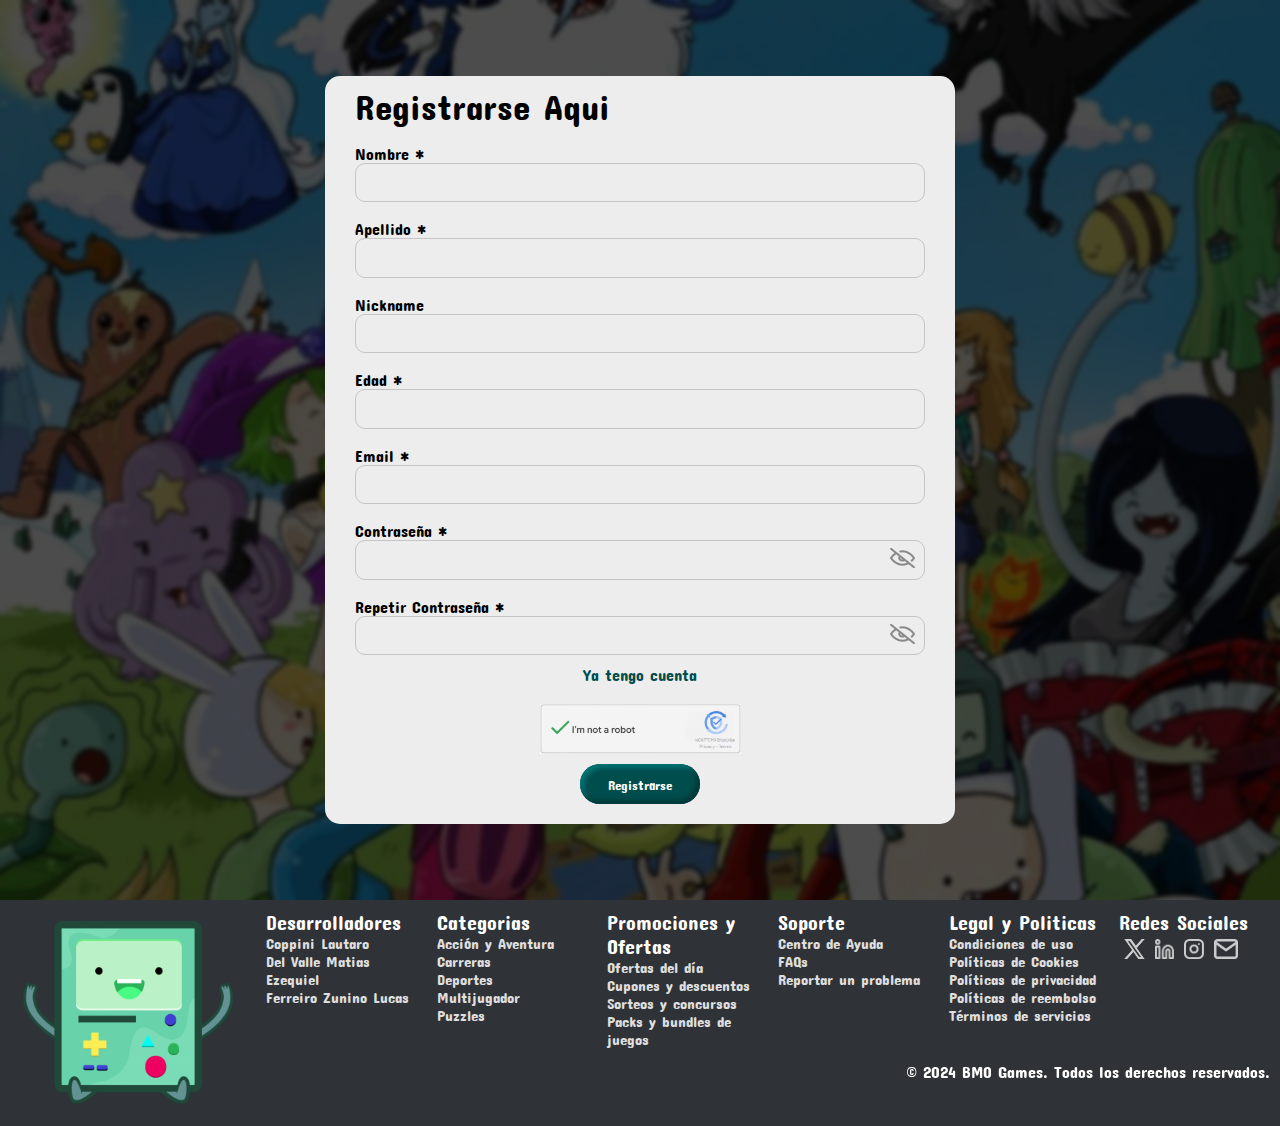
<file: TP2/EntregaFinal/registrarse.html>
<!DOCTYPE html>
<html lang="en">
<head>
    <meta charset="UTF-8">
    <meta name="viewport" content="width=device-width, initial-scale=1.0">
    <link rel="stylesheet" href="./css/style.css">
    <link rel="preconnect" href="https://fonts.googleapis.com">
    <link rel="preconnect" href="https://fonts.gstatic.com" crossorigin>
    <link href="https://fonts.googleapis.com/css2?family=Concert+One&display=swap" rel="stylesheet">
    <title>BMO-Games|Registro</title>
    <link rel="shortcut icon" href="img/Iconos/favicon.ico" type="image/x-icon">
</head>
<body class="fondo">
    <main class="login-registro">
        <form class="registrarse">
            <h1>Registrarse Aqui</h1>
            <label>Nombre *</label>
            <input class="input-registrarse" type="text"/>
            <label>Apellido *</label>
            <input class="input-registrarse" type="text"/>
            <label>Nickname</label>
            <input class="input-registrarse" type="text"/>
            <label>Edad *</label>
            <input class="input-registrarse" type="number"/>
            <label>Email *</label>
            <input class="input-registrarse" type="email"/>
            <label>Contraseña *</label>
            <div>
                <input class="input-registrarse" type="password"/>
                <button class="mostrarcontra" id="mostrarcontra"><img src="img/Iconos/mostrarcontra.png" alt="Mostrar password"></button>
            </div>
            <label>Repetir Contraseña *</label>
            <div>
                <input class="input-registrarse" type="password"/>
                <button class="mostrarcontra" id="mostrarcontrarepe"><img src="img/Iconos/mostrarcontra.png" alt="Mostrar password"></button>
            </div>
            <a href="login.html"> Ya tengo cuenta </a>
            <img class="captcha" src="img/Captcha.png" alt="Captcha">
            <button id="btn-registrarse" class="botonRegistrarse">
                <img class="registroCompletado" src="img/Iconos/bmocheck.png" alt="Registro completo">
                <p>Registrarse</p>   
            </button>
        </form>

    </main>
    <footer>
        <img src="img/Iconos/bmo.png" alt="Logo Footer">
        <ul>Desarrolladores
            <li>Coppini Lautaro</li>
            <li>Del Valle Matias Ezequiel</li>
            <li>Ferreiro Zunino Lucas</li>
        </ul>

        <ul>Categorias
            <li>Acción y Aventura</li>
            <li>Carreras</li>
            <li>Deportes</li>
            <li>Multijugador</li>
            <li>Puzzles</li>
        </ul>

        <ul>Promociones y Ofertas
            <li>Ofertas del día</li>
            <li>Cupones y descuentos</li>
            <li>Sorteos y concursos</li>
            <li>Packs y bundles de juegos</li>
        </ul>

        <ul>Soporte
            <li>Centro de Ayuda</li>
            <li>FAQs</li>
            <li>Reportar un problema</li>
        </ul>

        <ul>Legal y Politicas
            <li>Condiciones de uso</li>
            <li>Políticas de Cookies</li>
            <li>Políticas de privacidad</li>
            <li>Políticas de reembolso</li>
            <li>Términos de servicios</li>
        </ul>

        <ul class="redes">Redes Sociales
            <div>
                <li><a href=""><img src="img/Iconos/x.png" alt="Icono de X"></a></li>
                <li><a href=""><img src="img/Iconos/linkedin.png" alt="Icono de Linkedin"></a></li>
                <li><a href=""><img src="img/Iconos/instagram.png" alt="Icono de Instagram"></a></li>
                <li><a href=""><img src="img/Iconos/gmail.png" alt="Icono de Gmail"></a></li>
            </div>
        </ul>
        <p class="derechosRegistrados">© 2024 BMO Games. Todos los derechos reservados.</p>
    </footer>
    <script src="js/registro.js"></script>
</body>
</html>
</file>
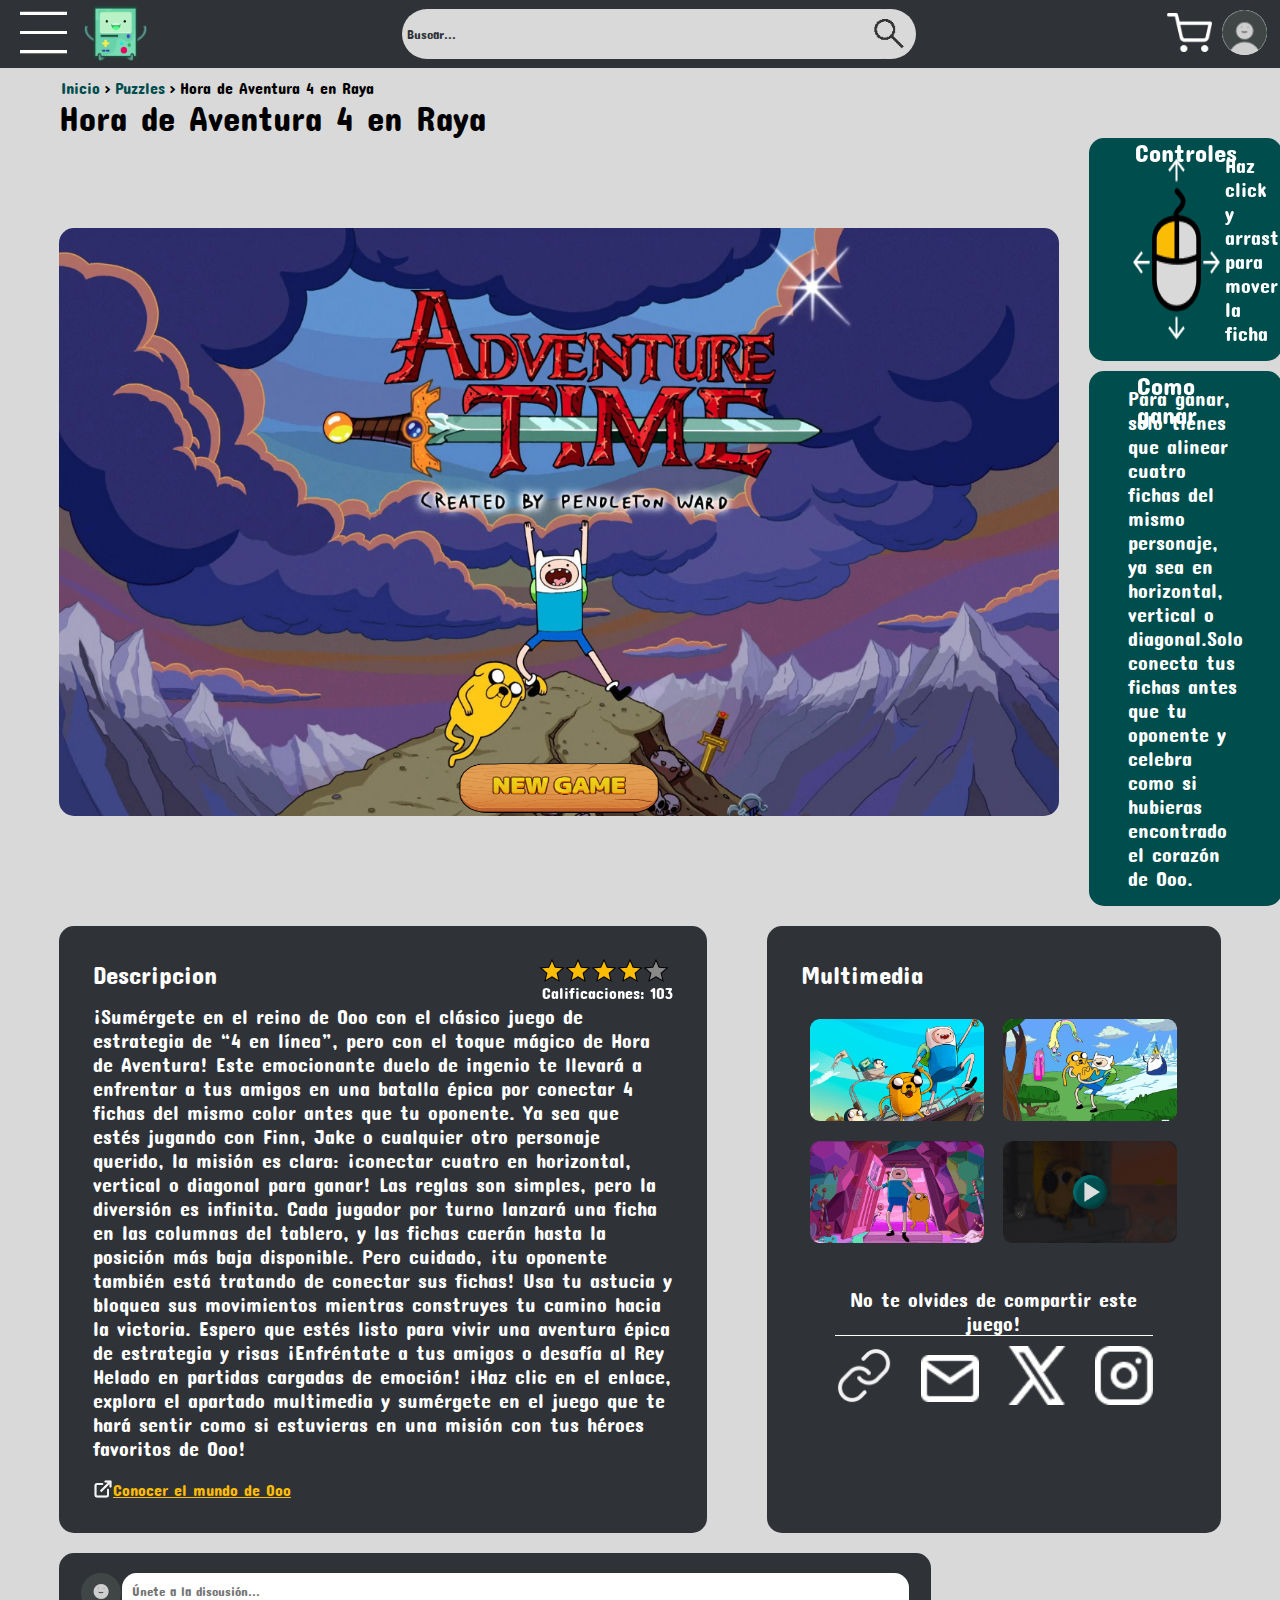
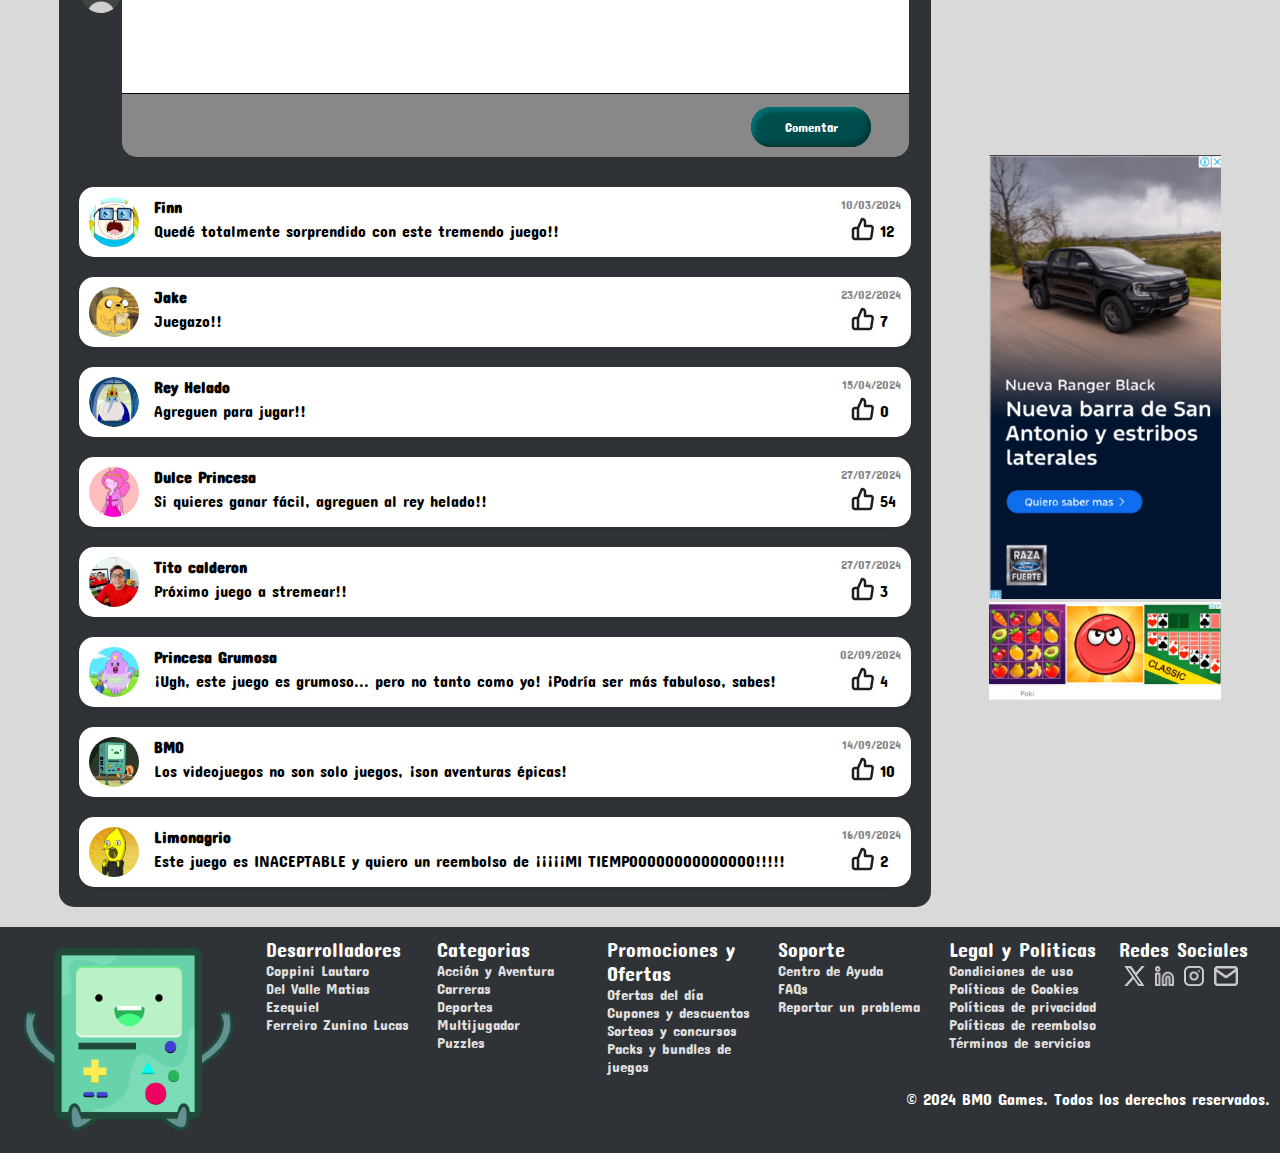
<file: TP3/EntregaFinal/juego.html>
<!DOCTYPE html>
<html lang="en">

<head>
    <meta charset="UTF-8">
    <meta name="viewport" content="width=device-width, initial-scale=1.0">
    <link rel="stylesheet" href="./css/style.css">
    <link rel="preconnect" href="https://fonts.googleapis.com">
    <link rel="preconnect" href="https://fonts.gstatic.com" crossorigin>
    <link href="https://fonts.googleapis.com/css2?family=Concert+One&display=swap" rel="stylesheet">
    <title>BMO-Games|Hora de Aventura 4 en linea</title>
    <link rel="shortcut icon" href="img/Iconos/favicon.ico" type="image/x-icon">
</head>

<body>
    <nav>
        <button id="btn-menuHamburguesa">
            <img src="img/Iconos/menuHamburguesa.png" alt="Menu hamburguesa">
        </button>
        <a href="index.html"><img class="icono" src="img/Iconos/bmo.png" alt="icono de la pagina"></a>
        <form>
            <input type="text" id="search" placeholder="Buscar...">
            <label for="search"><img src="img/Iconos/lupa.png" alt="Lupa de Busqueda"></label>
        </form>
        <div class="nav-botones">
            <button id="btn-menuCarrito">
                <img src="img/Iconos/carrito.png" alt="Icono de carrito">
            </button>
            <button id="btn-menuUsuario" class="nav-avatar">
                <img src="img/Iconos/fotoperfil.png" alt="Foto de perfil">
            </button>
        </div>
        <div id="menuHamburguesa" class="menu-hamburguesa menu-oculto">
            <div>
                <img src="img/Iconos/Juegos.png" alt="Mis juegos">
                <h1>Mis Juegos</h1>
            </div>
            <div>
                <img src="img/Iconos/Aventuras.png" alt="Acción y Aventuras">
                <h1>Acción y Aventuras</h1>
            </div>
            <div>
                <img src="img/Iconos/Carreras.png" alt="Carreras">
                <h1>Carreras</h1>
            </div>
            <div>
                <img src="img/Iconos/Deportes.png" alt="Deportes">
                <h1>Deportes</h1>
            </div>
            <div>
                <img src="img/Iconos/Multijugador.png" alt="Multijugador">
                <h1>Multijugador</h1>
            </div>
            <div>
                <img src="img/Iconos/Puzzles.png" alt="Puzzles">
                <h1>Puzzles</h1>
            </div>
        </div>
        <div id="menuCarrito" class="menu-carrito menu-oculto">
            <h1>Mi Carrito</h1>
            <div>
                <h3>Assassin’s Creed Shadows</h3>
                <p>19,99 USD</p>
                <button class="quitarCarrito"><img src="img/Iconos/quitarcarrito.png" alt="Quitar del carrito"></button>
            </div>
            <div>
                <h3>EA FC 25</h3>
                <p>49,99 USD</p>
                <button class="quitarCarrito"><img src="img/Iconos/quitarcarrito.png" alt="Quitar del carrito"></button>
            </div>
            <div>
                <h3>Tour de France 2024</h3>
                <p>45,99 USD</p>
                <button class="quitarCarrito"><img src="img/Iconos/quitarcarrito.png" alt="Quitar del carrito"></button>
            </div>
            <div>
                <h3>Overwatch 2</h3>
                <p>30,99 USD</p>
                <button class="quitarCarrito"><img src="img/Iconos/quitarcarrito.png" alt="Quitar del carrito"></button>
            </div>
            <div>
                <h3>Minecraft</h3>
                <p>0,99 USD</p>
                <button class="quitarCarrito"><img src="img/Iconos/quitarcarrito.png" alt="Quitar del carrito"></button>
            </div>
            <div>
                <h3>It Takes Two</h3>
                <p>20,99 USD</p>
                <button class="quitarCarrito"><img src="img/Iconos/quitarcarrito.png" alt="Quitar del carrito"></button>
            </div>
            <form>
                <h3>Total a pagar</h3>
                <p>168,94 USD</p>
                <button class="agregarCarrito">
                    <h3>Pagar</h3>
                </button>
            </form>
        </div>
        <div id="menuUsuario" class="menu-usuario menu-oculto">
            <div>
                <img src="img/Iconos/fotoperfil.png" alt="Foto de Perfil">
                <h2>Mi Perfil</h2>
            </div>
            <div>
                <img src="img/Iconos/Credit card.png" alt="Mis métodos de pago">
                <h2>Mis métodos de pago</h2>
            </div>
            <div>
                <img src="img/Iconos/Multijugador.png" alt="Amigos">
                <h2>Amigos</h2>
            </div>
            <a href="registrarse.html">
                <div>
                    <img src="img/Iconos/Cerrar Sesión.png" alt="Cerrar Sesión">
                    <h2>Cerrar Sesión</h2>
                </div>
            </a>
        </div>
    </nav>
    <main class="main-juego">
        <div>
            <ul>
                <li><a href="index.html">Inicio</a></li>
                <li>></li>
                <li><a href="index.html">Puzzles</a></li>
                <li>></li>
                <li>Hora de Aventura 4 en Raya</li>
            </ul>
        </div>
        <h1>Hora de Aventura 4 en Raya</h1>

        <section class="juego">
    
            <canvas id="juego" width="1000" height="588"></canvas>
            
            <aside>
                <div class="controles">    
                    <img src="img/controles.png" alt="Controles del juego">
                    <h2>Controles</h2>
                    <h3>Haz click y arrastra para mover la ficha</h3>
                </div>
                <div class="instrucciones">
                    <h2>Como ganar</h2>
                    <h3>Para ganar, solo tienes que alinear cuatro fichas del mismo personaje, ya sea en horizontal, vertical o
                        diagonal.Solo conecta tus fichas antes que tu oponente y celebra como si hubieras encontrado el corazón
                        de Ooo.</h3>   
                </div>    
            </aside>
        </section>
        <section class="informacion-juego">
            <article class="juego-descripcion">
                <h2>Descripcion</h2>
                <h3>¡Sumérgete en el reino de Ooo con el clásico juego de estrategia de “4 en línea”,
                    pero con el toque mágico de Hora de Aventura!
                    Este emocionante duelo de ingenio te llevará a enfrentar a tus amigos en una batalla épica
                    por conectar 4 fichas del mismo color antes que tu oponente.
                    Ya sea que estés jugando con Finn, Jake o cualquier otro personaje querido, la misión es clara:
                    ¡conectar cuatro en horizontal, vertical o diagonal para ganar!
                    Las reglas son simples, pero la diversión es infinita. Cada jugador por turno lanzará una ficha
                    en las columnas del tablero, y las fichas caerán hasta la posición más baja disponible.
                    Pero cuidado, ¡tu oponente también está tratando de conectar sus fichas!
                    Usa tu astucia y bloquea sus movimientos mientras construyes tu camino hacia la victoria.
                    Espero que estés listo para vivir una aventura épica de estrategia y risas
                    ¡Enfréntate a tus amigos o desafía al Rey Helado en partidas cargadas de emoción!
                    ¡Haz clic en el enlace, explora el apartado multimedia y sumérgete en el juego que
                    te hará sentir como si estuvieras en una misión con tus héroes favoritos de Ooo!</h3>
                <a href="https://google.com"><img src="img/Iconos/External link.png" alt="Icono link externo">Conocer el mundo de Ooo</a>
                <div class="calificacion">
                    <img src="img/Iconos/Estrella Calificacion Llena.png" alt="Estrella llena">
                    <img src="img/Iconos/Estrella Calificacion Llena.png" alt="Estrella llena">
                    <img src="img/Iconos/Estrella Calificacion Llena.png" alt="Estrella llena">
                    <img src="img/Iconos/Estrella Calificacion Llena.png" alt="Estrella llena">
                    <img src="img/Iconos/Estrella Calificacion.png" alt="Estrella vacia">
                    <p>Calificaciones: 103</p>
                </div>
            </article>
            <article class="multimedia-juego">
                <h2>Multimedia</h2>
                <div>
                    <img src="img/multimedia1.png" alt="Imagen 1">
                    <img src="img/multimedia2.png" alt="Imagen 2">
                    <img src="img/multimedia3.png" alt="Imagen 3">
                    <img src="img/multimedia4.png" alt="Imagen 4">
                </div>
                <aside>
                    <h3>No te olvides de compartir este juego!</h3>
                    <img src="img/Iconos/link.png" alt="Logo del Link">
                    <img class="logo-gmail" src="img/Iconos/gmail.png" alt="Logo de Mail">
                    <img src="img/Iconos/x.png" alt="Logo x">
                    <img src="img/Iconos/instagram.png" alt="Logo Instagram">
                </aside>
            </article>
        </section>


        <section class="comentarios">
            <article class="comentarios">
                <form>
                    <img src="img/Iconos/fotoperfil.png" alt="">
                    <div>
                        <textarea placeholder="Únete a la discusión..." ></textarea>
                        <button>Comentar</button>
                    </div>
                </form>
                <section class="caja-comentarios">
                    <article class="comentario">
                        <img src="img/Avatares/finn.jpg" alt="Avatar de Finn" class="avatar">
                        <div class="comentario-contenido">
                            <h4>Finn <span class="fecha">10/03/2024</span></h4>
                            <p>Quedé totalmente sorprendido con este tremendo juego!!</p>
                            <div>
                                <button><img src="img/Iconos/Icono de Like.png" alt="Me gusta"></button>
                                <span>12</span>
                            </div>
                        </div>
                    </article>
                    <article class="comentario">
                        <img src="img/Avatares/Jake.jpg" alt="Avatar de Jake" class="avatar">
                        <div class="comentario-contenido">
                            <h4>Jake <span class="fecha">23/02/2024</span></h4>
                            <p>Juegazo!!</p>
                            <div>
                                <button><img src="img/Iconos/Icono de Like.png" alt="Me gusta"></button>
                                <span>7</span>
                            </div>
                        </div>
                    </article>
                    <article class="comentario">
                        <img src="img/Avatares/reyhelado.png" alt="Avatar de Rey Helado" class="avatar">
                        <div class="comentario-contenido">
                            <h4>Rey Helado <span class="fecha">15/04/2024</span></h4>
                            <p>Agreguen para jugar!!</p>
                            <div>
                                <button><img src="img/Iconos/Icono de Like.png" alt="Me gusta"></button>
                                <span>0</span>
                            </div>
                        </div>
                    </article>
                    <article class="comentario">
                        <img src="img/Avatares/dulceprincesa.jpg" alt="Avatar de Dulce Princesa" class="avatar">
                        <div class="comentario-contenido">
                            <h4>Dulce Princesa <span class="fecha">27/07/2024</span></h4>
                            <p>Si quieres ganar fácil, agreguen al rey helado!!</p>
                            <div>
                                <button><img src="img/Iconos/Icono de Like.png" alt="Me gusta"></button>
                                <span>54</span>
                            </div>
                        </div>
                    </article>
                    <article class="comentario">
                        <img src="img/Avatares/maestrosplinter.jpg" alt="Avatar de Tito calderon" class="avatar">
                        <div class="comentario-contenido">
                            <h4>Tito calderon <span class="fecha">27/07/2024</span></h4>
                            <p>Próximo juego a stremear!!</p>
                            <div>
                                <button><img src="img/Iconos/Icono de Like.png" alt="Me gusta"></button>
                                <span>3</span>
                            </div>
                        </div>
                    </article>
                    <article class="comentario">
                        <img src="img/Avatares/Princesagrumosa.jpg" alt="Avatar de Princesa Grumosa" class="avatar">
                        <div class="comentario-contenido">
                            <h4>Princesa Grumosa <span class="fecha">02/09/2024</span></h4>
                            <p>¡Ugh, este juego es grumoso... pero no tanto como yo! ¡Podría ser más fabuloso, sabes!</p>
                            <div>
                                <button><img src="img/Iconos/Icono de Like.png" alt="Me gusta"></button>
                                <span>4</span>
                            </div>
                        </div>
                    </article>
                    <article class="comentario">
                        <img src="img/Avatares/bmo.jpg" alt="Avatar de BMO" class="avatar">
                        <div class="comentario-contenido">
                            <h4>BMO <span class="fecha">14/09/2024</span></h4>
                            <p>Los videojuegos no son solo juegos, ¡son aventuras épicas!</p>
                            <div>
                                <button><img src="img/Iconos/Icono de Like.png" alt="Me gusta"></button>
                                <span>10</span>
                            </div>
                        </div>
                    </article>
                    <article class="comentario">
                        <img src="img/Avatares/limonagrio.jpg" alt="Avatar de Limonagrio" class="avatar">
                        <div class="comentario-contenido">
                            <h4>Limonagrio <span class="fecha">16/09/2024</span></h4>
                            <p>Este juego es INACEPTABLE y quiero un reembolso de ¡¡¡¡¡MI TIEMPOOOOOOOOOOOOOO!!!!!</p>
                            <div>
                                <button><img src="img/Iconos/Icono de Like.png" alt="Me gusta"></button>
                                <span>2</span>
                            </div>
                        </div>
                    </article>
                </div>
            </article>
            <aside>
                <a href=""><img src="img/Publicidad grande.png" alt="Publicidad de camioneta"></a>
                <a href=""><img src="img/Publicidad chica.png" alt="Publicidad de juegos"></a>
            </aside>
        </section>
    </main>
    <footer>
        <img src="img/Iconos/bmo.png" alt="Logo Footer">
        <ul>Desarrolladores
            <li>Coppini Lautaro</li>
            <li>Del Valle Matias Ezequiel</li>
            <li>Ferreiro Zunino Lucas</li>
        </ul>

        <ul>Categorias
            <li>Acción y Aventura</li>
            <li>Carreras</li>
            <li>Deportes</li>
            <li>Multijugador</li>
            <li>Puzzles</li>
        </ul>

        <ul>Promociones y Ofertas
            <li>Ofertas del día</li>
            <li>Cupones y descuentos</li>
            <li>Sorteos y concursos</li>
            <li>Packs y bundles de juegos</li>
        </ul>

        <ul>Soporte
            <li>Centro de Ayuda</li>
            <li>FAQs</li>
            <li>Reportar un problema</li>
        </ul>

        <ul>Legal y Politicas
            <li>Condiciones de uso</li>
            <li>Políticas de Cookies</li>
            <li>Políticas de privacidad</li>
            <li>Políticas de reembolso</li>
            <li>Términos de servicios</li>
        </ul>

        <ul class="redes">Redes Sociales
            <div>
                <li><a href=""><img src="img/Iconos/x.png" alt="Icono de X"></a></li>
                <li><a href=""><img src="img/Iconos/linkedin.png" alt="Icono de Linkedin"></a></li>
                <li><a href=""><img src="img/Iconos/instagram.png" alt="Icono de Instagram"></a></li>
                <li><a href=""><img src="img/Iconos/gmail.png" alt="Icono de Gmail"></a></li>
            </div>
        </ul>
        <p class="derechosRegistrados">© 2024 BMO Games. Todos los derechos reservados.</p>
    </footer>
    <script src="js/nav.js"></script>
    <script src="js/Juego/Tablero.js"></script>
    <script src="js/Juego/Ficha.js"></script>
    <script src="js/Juego/juego.js"></script>
    <script src="js/Juego/Temporizador.js"></script>

</body>

</html>
</file>
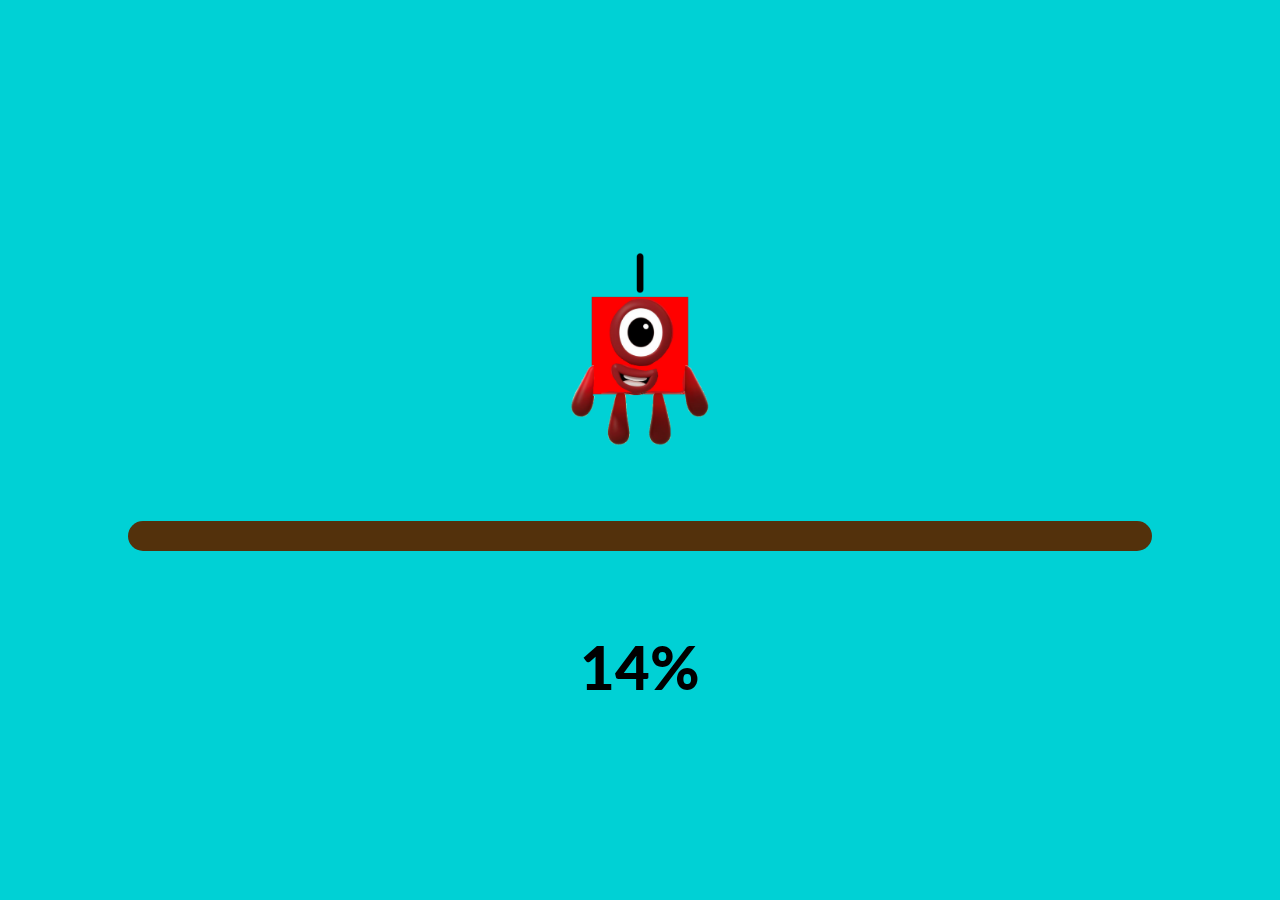
<file: TP4/EntregaFinal/loading.html>
<!DOCTYPE html>
<html lang="en">
<head>
    <meta charset="UTF-8">
    <meta name="viewport" content="width=device-width, initial-scale=1.0">
    <title>Cargando</title>
    <link rel="stylesheet" href="css/style.css">
    <style>
        @import url('https://fonts.googleapis.com/css2?family=Lato:ital,wght@0,100;0,300;0,400;0,700;0,900;1,100;1,300;1,400;1,700;1,900&display=swap');
    </style>
</head>
<body>
    <div id="pantalladecarga">
        <img class="personajeCarga oculto" src="img/0.png" alt="personaje numero 0">
        <img class="personajeCarga oculto" src="img/1.png" alt="personaje numero 1">
        <img class="personajeCarga oculto" src="img/2.png" alt="personaje numero 1">
        <img class="personajeCarga oculto" src="img/3.png" alt="personaje numero 1">
        <img class="personajeCarga oculto" src="img/4.png" alt="personaje numero 1">
        <img class="personajeCarga oculto" src="img/5.png" alt="personaje numero 1">
        <img class="personajeCarga oculto" src="img/6.png" alt="personaje numero 1">
        <img class="personajeCarga oculto" src="img/7.png" alt="personaje numero 1">
        <img class="personajeCarga oculto" src="img/8.png" alt="personaje numero 1">
        <img class="personajeCarga oculto" src="img/9.png" alt="personaje numero 1">
        <img class="personajeCarga oculto" src="img/10.png" alt="personaje numero 1">
        <div id="barradeprogreso">
            <div id="progreso"></div>
        </div>
        <p id="porcentajedeprogreso">0%</p>
    </div>
    <script src="js/loading.js"></script>
</body>
</html>
</file>
<file: TP2/EntregaFinal/css/style.css>
*{
    margin: 0;
    padding: 0;
    border: 0;
    max-width: 100%;
    background-color: transparent;
    font-family: "Concert One";
    font-weight: 400;
}

a{
    color: white;
    text-decoration: none;
}

button{
    cursor: pointer;
}

h1{
    font-size: 35px;
}
h2{
    font-size: 25px;
}
h3{
    font-size: 20px;
}

body{
    background: #D9D9D9;;
}

.imagenpantalladecarga{
    width: 25%;
    margin-bottom: 10%;
    animation: cargaBMO 1.25s linear 4 both;
}
@keyframes cargaBMO {
    0% {
      transform: scale(1) rotateZ(0);
    }
    50% {
      transform: scale(1.5) rotateZ(180deg);
    }
    100% {
      transform: scale(1) rotateZ(360deg);
    }
  }

#pantalladecarga {
    display: flex;
    flex-direction: column;
    align-items: center;
    justify-content: center;
    position: fixed;
    top: 0;
    left: 0;
    width: 100%;
    height: 100%;
    background-color:#202225; 
    z-index: 9999; 
}

#barradeprogreso {
    width: 80%;
    background-color: #FBBC05;
    border-radius: 25px;
    margin-bottom: 20px;
}

#progreso {
    display: flex;
    justify-content: right;
    width: 0;
    height: 30px;
    background-color:#007171;
    border-radius: 25px;
    animation: carga 5s linear forwards;
}
#progreso img{
    height: 30px;
}

#porcentajedeprogreso {
    font-size: 20px;
    color: #FBBC05;
}

@keyframes carga {
    0% {
        background-color: red;
    }
    25% {
        background-color: blueviolet;
    }
    50% {
        background-color: blue; 
    }
    75% {
        background-color:orangered; 
    }
    100% {
        width: 100%;
        background-color: #007171; 
    }
}

main{
    margin-top: 60px;
}

 /* Nav */

nav {
    padding: 0px 15px;
    width: 100%;
    position: fixed;
    top: 0px;
    z-index: 4;
    height: 50px;
    display: flex;
    justify-content: space-between;
    align-items: center;
    background-color: #2F3237 ;
}

nav a{
    height: 100%;
    width: 100px;
}

nav img.icono{
    width: auto;
    height: 100%;
    padding-left: 5px;
}

nav img.icono:hover{
    animation: vibrar 0.25s linear infinite;
}

@keyframes vibrar {
    0% {
      transform: translate(0);
    }
    20% {
      transform: translate(-2px, 2px);
    }
    40% {
      transform: translate(-2px, -2px);
    }
    60% {
      transform: translate(2px, 2px);
    }
    80% {
      transform: translate(2px, -2px);
    }
    100% {
      transform: translate(0);
    }
}

.nav-botones{
    margin-right: 23px;
}

.nav-botones{
    height: 100%;
}

nav button{
    height: 100%;
    margin: auto 5px;
}

.nav-botones button img{
    height: auto;
}

nav button{
    background-color: transparent;
}

nav button img{
    width: 60px;
}

nav form{
    display: flex;
    justify-content: left;
    border-radius: 30px;
    display: flex;
    height: 40px;
    width: 100%;
    margin-right: auto;
}

nav form input{
    z-index: 1;
    position: relative;
    width: 40px;
    padding-left: 5px;
    margin-left: 5px;
    color: red;
    background: #D9D9D9;
    border-radius:30px;
    transition: width 0.5s linear;
    color: #2F3237;
}

nav form input::placeholder{
    color: #2F3237;
}

nav form input:focus{
    outline: none;
    color: black;
    width: 100%;
}

nav form label{
    z-index: 2;
    margin-left: -45px;
}

nav form label img{
    z-index: 2;
    height: 40px;
    border-radius: 30px;
    background-color: #D9D9D9;
}

nav div{
    display: flex;
    flex-wrap: nowrap;
}

.nav-avatar img{
    background-color: white;
    border-radius: 50%;
    height: 46px;
}

.nav-avatar img{
    margin: auto;
}

.menu-hamburguesa, .menu-carrito, .menu-usuario{
    transition: all 0.5s;
    color: white;
    display: block;
    z-index: 5;
    position: absolute;
    background-color: #2F3237;
    top: 100%;
    overflow: hidden;
}

.menu-hamburguesa{
    height: 100vh;
    width: 100%;
    left: 0px;
}

.menu-hamburguesa h1{
    margin: 0px;
}

.menu-hamburguesa div{
    transition: all 0.5s;
    padding: 20px 0px;
    display: flex;
    width: 100%;
}

.menu-hamburguesa div:hover, .menu-usuario div:hover{
    background-color: #004D4D;
}

.menu-hamburguesa img{
    margin: auto 15px;
    height: 31px;
}

.menu-carrito{
    overflow: hidden;
    width: 400px;
    right: 30px;
    height: 510px;
}

.menu-carrito img{
    width: 29px;
}

.menu-carrito div{
    margin: 1px 0px;
    padding: 10px;
    display: block;
    position: relative;
    color: black;
    background-color: white;
}

.menu-carrito form{
    padding: 10px 0px;
    display: block;
    position: relative;
}

.menu-carrito button{
    width: 97px;
    height: 39px;
    padding: 9.977px 32px 13.605px 32px;
    border-radius: 30px;
    position: absolute;
    right: 20px;
    z-index: 1;
    top: 25%;
}

.menu-carrito form button h3{
    font-size: initial;
}

.menu-usuario{
    height: 155px;
    width: 300px;
    right: 0px;
    display: block;
}

.menu-usuario div{
    transition: all 0.5s;
    padding: 5px 0px;
}

.menu-usuario img{
    height: 25px;
    margin: 0px 5px;
}

.menu-oculto{
    height: 0px;
}

 /* Carrusel principal */

.titulo-Recomendados{
    text-align: center;
}

header{
    display: flex;
}

.carrusel_principal{
    position: relative;
    display: flex;
    margin-left: auto;
    margin-right: auto;
    max-width: 90%;
    min-height: 200px;
    overflow: hidden;
}

.absolute{
    position: absolute;
    left: 0px;
    top: 0px;
    z-index: -1;
}

.carrusel_principal figure{
    min-width: 100%;
    background: #2F3237;
    color: white;
    border-radius: 15px;
}

.img_card_principal{
    width: 760px;
    display: none;
    border-radius: 15px 15px 0px 0px;
}
.carrusel_principal figure figcaption{
    padding: 10px;
}

.carrusel_principal figure figcaption h2, .carrusel_principal figure figcaption h3{
    margin-left: 20px;
}

.carrusel_principal figure figcaption h3{
    color: #CACACA;
}

.carrusel_principal figure figcaption aside{
    justify-content: center;
    display: flex;
    flex-wrap: wrap;
}
.carrusel_principal figure figcaption aside img{
    border-radius: 0px;
    margin: 2px;
    width: 45%;
}

.carrusel_principal figure figcaption div{
    margin-top: 10px;
    display: flex;
    padding: 0px 20px;
    align-items: center;
    justify-content: space-between;
}

.jugarPrincipal{
    border-radius: 30px;
    background: #004D4D;
    width: 81px;
    height: 39px;
    box-shadow: -4px -4px 4px 0px #013A3A inset, 4px 4px 4px 0px #007171 inset;
}

p.gratis, figcaption h3{
    color: #51FF00;
}

.esconderCardAvance{
    z-index: 0;
    animation: esconderAvance 0.7s cubic-bezier(0.550, 0.085, 0.680, 0.530) both;
}

.mostrarCardAvance{
    z-index: 1;
    animation: mostrarAvance 0.7s cubic-bezier(0.250, 0.460, 0.450, 0.940) both;
}

.mostrarCardRetroceso{
    z-index: 1;
    animation: mostrarRetroceso 0.7s cubic-bezier(0.250, 0.460, 0.450, 0.940) both;
}

.esconderCardRetroceso{
    z-index: 0;
    animation: esconderRetroceso 0.7s cubic-bezier(0.550, 0.085, 0.680, 0.530) both;
}

@keyframes esconderAvance {
    0% {
      transform: translateX(0) rotateY(0) scale(1);
      transform-origin: -500px 50%;
      opacity: 1;
    }
    100% {
      transform: translateX(-1000px) rotateY(-20deg) scale(6);
      transform-origin: 200% 50%;
      opacity: 0;
    }
  }
  @keyframes mostrarAvance {
    0% {
      transform: translateX(800px) rotateY(-30deg) scale(0);
      transform-origin: -100% 50%;
      opacity: 0;
    }
    100% {
      transform: translateX(0) rotateY(0) scale(1);
      transform-origin: -1800px 50%;
      opacity: 1;
    }
  }

  @keyframes esconderRetroceso {
    0% {
      transform: translateX(0) rotateY(0) scale(1);
      transform-origin: 2000px 50%;
      opacity: 1;
    }
    100% {
      transform: translateX(-1000px) rotateY(30deg) scale(0);
      transform-origin: -100% 50%;
      opacity: 0;
    }
  }

  @keyframes mostrarRetroceso {
    0% {
      transform: translateX(-800px) rotateY(-30deg) scale(6.5);
      transform-origin: 200% 50%;
      opacity: 0;
    }
    100% {
      transform: translateX(0) rotateY(0) scale(1);
      transform-origin: -600px 50%;
      opacity: 1;
    }
  }
 /* Carruseles y botones*/

h1{
    margin-top: 20px;
}

section{
    margin-bottom: 20px;
}

.quitarCarrito, .agregarCarrito, .jugar{
    width: 70px;
    height: 30px;
    border-radius: 30px;
}

.quitarCarrito > img, .agregarCarrito > img{
    width: 25px;
}

.quitarCarrito{
    background: #FF1506;
    box-shadow: 4px 4px 4px 0px #FF5B51 inset, -4px -4px 4px 0px #980B02 inset;
}

.quitarCarrito:hover{
    animation: hola 0.9s forwards;
}

@keyframes hola {
    0% {
      transform: scale3d(1, 1, 1);
    }
    30% {
      transform: scale3d(1.25, 0.75, 1);
    }
    40% {
      transform: scale3d(0.75, 1.25, 1);
    }
    50% {
      transform: scale3d(1.15, 0.85, 1);
    }
    65% {
      transform: scale3d(0.95, 1.05, 1);
    }
    75% {
      transform: scale3d(1.05, 0.95, 1);
    }
    100% {
      transform: scale3d(1, 1, 1);
      background: #CC1105;
      box-shadow: 4px 4px 4px 0px #FF5B51 inset, -4px -4px 4px 0px #980B02 inset;
    }
  }

.agregarCarrito{
    background: #3FC700;
    box-shadow: 4px 4px 4px 0px #73FF32 inset, -4px -4px 4px 0px #298300 inset;
}

.agregarCarrito:hover{
    animation:  explosion 0.5s forwards;
}

@keyframes explosion {
    0% {
        transform: scale(1);
        opacity: 1;
    }
    50%{
        transform: scale(1.5);
        opacity: 0;
    }
    100% {
        background: #329F00;
        box-shadow: 4px 4px 4px 0px #73FF32 inset, -4px -4px 4px 0px #298300 inset;
        transform: scale(1);
        opacity: 1;
    }
}

.jugar, .jugarBanner{
    border-radius: 30px;
    overflow: hidden;
    position: relative;
    background: #004D4D;
    box-shadow: -4px -4px 4px 0px #013A3A inset, 4px 4px 4px 0px #007171 inset;
}

.jugar .jugar-imagen{
    z-index: 1;
}

.hover {
    position: absolute;
    top: 0px;
    margin-left: 100%;
    height: 100%;
    border-radius: 15px;
}

.jugar:hover .hover{
    height: 100%;
    animation: jakeJugar 0.75s 0.25s linear forwards;
}

@keyframes jakeJugar {
    0%{
    }
    100%{
        transform: rotateZ(2turn);
        margin-left: -130%;
    }
}

.jugar:hover{
    box-shadow: -4px -4px 4px 0px #013A3A inset, 4px 4px 4px 0px #007171 inset;
    animation: color-jugar linear 0.25s 0.7s forwards;
}

@keyframes color-jugar {
    100%{
        background: #FBBC05;
        box-shadow: -4px -4px 4px 0px #8F6B02 inset, 4px 4px 4px 0px #FFD14A inset;
        
    }
    
}

.jugar:hover img{
    animation: girar-jugar 1.25s forwards linear;
}

@keyframes girar-jugar {
    100%{
        transform: rotateX(0.5turn);
        
    }
}

.carruseles_categorias article{
    scroll-snap-type: x mandatory;
    display: flex;
    max-width: 100%;
    overflow-x: scroll;
    min-height: 200px;
    overflow-y: hidden;
}

section article figure > div{
    font-size: 10px;
    overflow: hidden;
    height: 0px;
    position: absolute;
    width: 100%;
    background: #004D4D;
    color: white;
    transition: all 0.7s;
    border-bottom: 1px black;
}

.carruseles_categorias .descripcion p{
    margin: 0px 5px;
}

section article figure:hover > div{
    height: 100%;
}

section article figure{
    color: white;
    overflow: hidden;
    border-radius: 15px;
    margin: 0px 5px;
    background-color: #202225;
    display: flex;
    flex-direction: column;
    position: relative;
    scroll-snap-align: start;
    min-width: 40%;
    border: 1px solid black;
}
section article figure figcaption{
    background-color: #202225;
    padding-left: 10px;
    position: relative;
    width: 100%;
    height: 100%;
    transition: all 1s;
}

section article figure figcaption h2{
    height: 75px;
}

section article figure figcaption div{
    padding-bottom: 10px;
    display: flex;
    justify-content: space-between;
    padding-right: 20px;
}

/* Barra de scroll */

section ::-webkit-scrollbar {
    height: 20px;
}

section ::-webkit-scrollbar-track {
    border-radius: 30px;
    background: #3F4349;
    box-shadow:  4px 4px 4px 0px #202225 inset
}
  
section ::-webkit-scrollbar-thumb {
    border-radius: 50px;
    background: #FBBC05;
    box-shadow: -4px -4px 4px 0px #8F6B02 inset, 4px 4px 4px 0px #FFD14A inset;
}

.banner{
    position:relative;
}

.banner .jugarBanner{
    width: 20%;
    height: 50%;
    top: 40%;
    margin: auto;
    position: absolute;
    left: 0;
    right: 0;
}

.jugarBanner h3{
    color: white;
}

.jugarBanner:hover h3{
    animation: letraBlancoANegro 0s 0.25s forwards;
}

@keyframes letraBlancoANegro {
    100%{
        color: black;
    }
}

.banner div{
    display: flex;
    align-items: center;
    justify-content: center;
    width: 100%;
    background-color: #C7E4C1;
}

.banner .jugarBanner:hover{
    animation: bannerBMO 0.75s forwards linear;
}

@keyframes bannerBMO {
    50%{
        transform: scale(1.25);
    }
    75%{
        background: #004D4D;
        box-shadow: -4px -4px 4px 0px #013A3A inset, 4px 4px 4px 0px #007171 inset;
    }
    100%{
        border-radius: 10px;
        background-color: #C7E4C1;
        box-shadow: -4px -4px 4px 0px #4c564a inset, 4px 4px 4px 0px #d5e1d3 inset;
    }
}

.banner .jugarBanner:hover .hover{
    margin: 0px;
    left: 0px;
    width: 100%;
    transform: translate(0px, 50px);
    animation: BMOSube 0.75s linear forwards;
}

@keyframes BMOSube {
    50%{
        transform: translate(0px, 0px);
    }
    75%{
        transform: translate(0px, 0px);
    }
    100%{
        transform: translate(0px, -50px);
    }
}




.banner .jugarBanner img{
    height: 60%;
}

/* Footer */

footer{
    position: relative;
    justify-content: center;
    display: flex;
    flex-wrap: wrap;
    background: #2F3237;
    color: white;
}
footer > img{
    display: none;
}
footer ul{
    color: #FFFFFF;
    width: 25%;
    list-style: none;
    font-size: 20px;
    margin: 10px;
}

footer ul li{
    text-decoration: none;
    font-size: 15px;
    color: #DEDEDE;
}
footer a img{
    height: 20px;
    opacity: 0.75;
    margin: 5px;
}

.redes div{
    display: flex;
    flex-wrap: nowrap;
}

/* Registrarse/login */

.fondo{
    background-image: url("../img/fondo.jpg");
    backdrop-filter: blur(2px) brightness(30%);
    min-height: 100vh;
}

.fondo main{
    min-height: 100vh;
    display: flex;
    justify-content: center;
    align-items: center;
}

.fondo h1{
    margin-top: 10px;
}

.fondo form{
    display: flex;
    flex-direction: column;
    padding: 0px 30px;
    border-radius: 15px;
    background: #EDEDED;
}

.registrarse{
    width: 570px;
}

.iniciar-sesion{
    width: 411px;
    height: 368px;
}

.iniciar-sesion a{
    color:#004D4D;
    margin-left: auto;
}

.iniciar-sesion a.btn{
    margin: 5px auto;
}

.iniciar-sesion h1{
    text-align: center;
}

.iniciar-sesion input{
    margin-bottom: 10px;
}

.div-login{
    border-top: solid 1px black;
}

#btn-iniciarSesion{
    color: white;
    margin: 10px auto;
    display: flex;
    height: 39px;
    padding: 9px 67px 17px 68px;
    justify-content: center;
    align-items: center;
    border-radius: 30px;
    background: #004D4D;
    box-shadow: -4px -4px 4px 0px #013A3A inset, 4px 4px 4px 0px #007171 inset;
}

.registrarse a{
    color:#004D4D;
    margin: 10px auto;
}

.fondo form label{
    margin-top: 17px;
}

.fondo form input{
    padding-left: 10px;
    border-radius: 10px;
    border: 1px solid #C4C4C4;
    height: 37.5px;
}

.fondo form div{
    position: relative;
    display: flex;
    flex-direction: column;
}

.mostrarcontra{
    position: absolute;
    right: 10px;
    top: 20%;
}

.botonRegistrarse{
    position: relative;
    color: white;
    margin-left: auto;
    margin-right: auto;
    margin-bottom: 20px;
    width: 120px;
    height: 40px;
    padding: 10px 26px 9px 26px;
    justify-content: center;
    align-items: center;
    border-radius: 30px;
    background: #004D4D;
    box-shadow: -4px -4px 4px 0px #013A3A inset, 4px 4px 4px 0px #007171 inset;
}

.botonRegistrarse:focus img{
    animation:
    bounce-top 1s linear forwards;
}

@keyframes bounce-top {
    0% {
      transform: translateY(-45px) translate(-50%, -50%);
      animation-timing-function: ease-in;
      opacity: 1;
    }
    24% {
      opacity: 1;
    }
    40% {
      transform: translateY(-24px) translate(-50%, -50%);
      animation-timing-function: ease-in;
    }
    65% {
      transform: translateY(-12px) translate(-50%, -50%);
      animation-timing-function: ease-in;
    }
    82% {
      transform: translateY(-6px) translate(-50%, -50%);
      animation-timing-function: ease-in;
    }
    93% {
      transform: translateY(-4px) translate(-50%, -50%);
      animation-timing-function: ease-in;
    }
    25%,
    55%,
    75%,
    87% {
      transform: translateY(0px) translate(-50%, -50%);
      animation-timing-function: ease-out;
    }
    100% {
        transform: translate(-50%, -50%);
      animation-timing-function: ease-out;
      display: block;
        max-width: none;
        width: 240px;
        height: 240px;
        left: 50%;
        top: 50%;
      opacity: 1;
    }
  }
  

.login-registro{
    margin-top: 0px;
}

.registroCompletado{
    position: absolute;
    left: 50%;
    top: 50%;
    transform: translate(-50%, -50%);
    width: 0px;
    height: 0px;

}

.captcha{
    margin: 10px auto;
    width: 201px;
    height: 50px;
}

/*Seccion del Juego principal*/

.main-juego{
    padding:20px 59px; 
}
.main-juego ul{
    list-style: none;
    display: flex;
    
}

.main-juego ul li{
    margin: 0px 2px;
}

.main-juego ul li a{
    color: #004D4D;
}

section.juego{
    display: flex;
    flex-wrap:nowrap;
    justify-content: space-between;
    align-items: center;
}

section.juego div h2, section.juego div h3{
    color: white;
}

section.juego article img{
    border-radius: 15px;
}

section.juego aside{
    width: 30%;
    padding-left: 30px;
}

section.juego aside div{
    background-color: #004D4D;
    border-radius: 15px; 

}

section.juego aside div{
    position: relative;
    display: flex;
    flex-wrap: nowrap;
    padding: 8% 39px;
}

section.juego aside div h2{
    position: absolute;
    top: 0px;
    left: 50%;
    transform: translate(-50%, 0%);
}

section.juego article{
    width: 70%;
}

.controles{
    margin-bottom: 10px;
}

.controles h3{
    margin: auto;
    width: 50%;
}

.informacion-juego{
    color: white;
    display: flex;
    flex-wrap: nowrap;
}

.juego-descripcion{
    width: 60%;
    position: relative;
    padding: 34px;
    border-radius: 15px;
    background: #2F3237;
}

.juego-descripcion h2{
    margin-bottom: 15px;
}

.juego-descripcion h3{
    margin-bottom: 20px;
}

.juego-descripcion a{
    color: #FBBC05;
    text-decoration-line: underline;
}

.juego-descripcion a img{
    height: 20px;
    margin: -3px 0px;
}

.calificacion{
    position: absolute;
    top: 34px;
    right: 34px;
}

.calificacion img{
    margin: -5px -5px;
}

.multimedia-juego{
    position: relative;
    margin-left: 60px;
    padding: 34px;
    width: 40%;
    background-color: #2F3237;
    border-radius: 15px;
}

.multimedia-juego h2{
    margin-bottom: 20px;
}

.multimedia-juego div{
    display: flex;
    flex-wrap: wrap;
}

.multimedia-juego div img{
    margin: 10px auto;
    width: 45%;
}

.multimedia-juego h3{
    margin-bottom: 10px;
    width: 100%;
    text-align: center;
    border-bottom: 1px solid white;
}

.multimedia-juego aside{
    padding: 34px;
    display: flex;
    flex-wrap: wrap;
    justify-content: space-between;
}

.multimedia-juego aside img{
    width: 58px;
}

.multimedia-juego .logo-gmail{
    margin-top: 9px;
    height: 47px;
}

/*Seccion de comentarios*/

section.comentarios{
    display: flex;
    justify-content: space-between;
    flex-wrap: nowrap;
}

section.comentarios aside{
    margin-top: auto;
    margin-bottom: auto;
    width: 20%;
}

article.comentarios{
    border-radius: 15px;
    background-color: #2F3237;
    width: 75%;
}

.comentarios form{
    display: flex;
    flex-wrap: nowrap;
    justify-content: space-between;
    width: 95%;
    margin-bottom: 30px;
    margin-top: 20px;
    margin-right: auto;
    margin-left: auto;
}

.comentarios form img{
    width: 40px;
    height: 40px;
}

.comentarios form div{
    background-color: rgb(136, 136, 136);
    overflow: hidden;
    border-radius: 15px;
    width: 95%;
    display: block;
}

.comentarios form div textarea{
    resize: none;
    padding: 10px;
    border-bottom: 1px black solid;
    background-color: white;
    width: 100%;
    height: 100px;
}

.comentarios form div textarea:focus{
    outline: none;
}

.comentarios form div button{
    margin: 10px 0px 10px 80%;
    color: white;
    width: 120px;
    height: 40px;
    padding: 10px 26px 9px 26px;
    justify-content: center;
    align-items: center;
    border-radius: 30px;
    background: #004D4D;
    box-shadow: -4px -4px 4px 0px #013A3A inset, 4px 4px 4px 0px #007171 inset;

}

.comentario {
    display: flex;
    align-items: flex-start;
    padding: 10px;
    background-color: #fff;
    border-radius: 15px;
    box-shadow: 0 2px 5px rgba(0, 0, 0, 0.1);
    margin: 20px;
}

.avatar {
    width: 50px;
    height: 50px;
    border-radius: 50%;
    margin-right: 15px;
}

.comentario-contenido {
    position: relative;
    width: 100%;
}

.comentario-contenido h4 {
    margin: 0;
    font-size: 16px;
    font-weight: bold;
}

.comentario-contenido .fecha {
    position: absolute;
    right: 0px;
    font-size: 12px;
    color: #888;
}

.comentario-contenido p {
    margin: 5px 0;
}

.comentario-contenido div {
    width: 50px;
    position: absolute;
    right: 0px;
    bottom: 0px;
    display: flex;
    align-items: center;
}

.comentario-contenido button {
    background-color: transparent;
    border: none;
    font-size: 18px;
    cursor: pointer;
    margin-right: 5px;
}

.comentario-contenido button:active {
    background-color: blue;
}

@media only screen and (min-width:1024px){

    nav{
        justify-content: center;
        height: 68px;
    }

    main{
        margin-top: 78px;
    }

    nav form label img{
        height: 50px;
    }

    nav form{
        justify-content: center;
        height: 50px;
    }

    nav form input{
        transition: none;
        width: 500px;
    }

    nav form input:focus{
        width: 500px;
    }   

    .menu-hamburguesa{
        width: 30%;
    }

    .titulo-Recomendados{
        text-align:left;
        margin-left: 8.5%;
    }

    .img_card_principal{
        display: unset;
    }

    .carrusel_principal figure{
        display: flex;
        flex-wrap: nowrap;
        flex-direction: row;
    }

    .carrusel_principal figure figcaption{
        display: flex;
        flex-direction: column;
    }

    .carrusel_principal figure figcaption div{
        margin-top: auto;
    }

    .carruseles_categorias{
        padding: 0px 145px;
    }

    .carruseles_categorias .descripcion{
        font-size: 14px;
    }

    .banner .jugarBanner{
        top: 55%;
        width: 200px;
        height: 50px;
    }

    section article figure{
        min-width: 289.377px;
        height: 260px;
    }

    .img_card{
        border-radius: 15px;
        width: 289.377px;
        min-height: 176.271px;
    }

    section article figure figcaption h2{
        height: 50px;
    }

    footer{
        max-height: 300px;
        flex-wrap: nowrap;
    }

    footer > img{
        height: 226px;
        display: unset;
    }

    .derechosRegistrados{
        position: absolute;
        right: 10px;
        bottom: 20%;
    }
}
</file>
<file: TP3/EntregaFinal/css/style.css>
*{
    margin: 0;
    padding: 0;
    border: 0;
    max-width: 100%;
    background-color: transparent;
    font-family: "Concert One";
    font-weight: 400;
}

a{
    color: white;
    text-decoration: none;
}

button{
    cursor: pointer;
}

h1{
    font-size: 35px;
}
h2{
    font-size: 25px;
}
h3{
    font-size: 20px;
}

body{
    background: #D9D9D9;;
}

.imagenpantalladecarga{
    width: 25%;
    margin-bottom: 10%;
    animation: cargaBMO 1.25s linear 4 both;
}
@keyframes cargaBMO {
    0% {
      transform: scale(1) rotateZ(0);
    }
    50% {
      transform: scale(1.5) rotateZ(180deg);
    }
    100% {
      transform: scale(1) rotateZ(360deg);
    }
  }

#pantalladecarga {
    display: flex;
    flex-direction: column;
    align-items: center;
    justify-content: center;
    position: fixed;
    top: 0;
    left: 0;
    width: 100%;
    height: 100%;
    background-color:#202225; 
    z-index: 9999; 
}

#barradeprogreso {
    width: 80%;
    background-color: #FBBC05;
    border-radius: 25px;
    margin-bottom: 20px;
}

#progreso {
    display: flex;
    justify-content: right;
    width: 0;
    height: 30px;
    background-color:#007171;
    border-radius: 25px;
    animation: carga 5s linear forwards;
}
#progreso img{
    height: 30px;
}

#porcentajedeprogreso {
    font-size: 20px;
    color: #FBBC05;
}

@keyframes carga {
    0% {
        background-color: red;
    }
    25% {
        background-color: blueviolet;
    }
    50% {
        background-color: blue; 
    }
    75% {
        background-color:orangered; 
    }
    100% {
        width: 100%;
        background-color: #007171; 
    }
}

main{
    margin-top: 60px;
}

 /* Nav */

nav {
    padding: 0px 15px;
    width: 100%;
    position: fixed;
    top: 0px;
    z-index: 4;
    height: 50px;
    display: flex;
    justify-content: space-between;
    align-items: center;
    background-color: #2F3237 ;
}

nav a{
    height: 100%;
    width: 100px;
}

nav img.icono{
    width: auto;
    height: 100%;
    padding-left: 5px;
}

nav img.icono:hover{
    animation: vibrar 0.25s linear infinite;
}

@keyframes vibrar {
    0% {
      transform: translate(0);
    }
    20% {
      transform: translate(-2px, 2px);
    }
    40% {
      transform: translate(-2px, -2px);
    }
    60% {
      transform: translate(2px, 2px);
    }
    80% {
      transform: translate(2px, -2px);
    }
    100% {
      transform: translate(0);
    }
}

.nav-botones{
    margin-right: 23px;
}

.nav-botones{
    height: 100%;
}

nav button{
    height: 100%;
    margin: auto 5px;
}

.nav-botones button img{
    height: auto;
}

nav button{
    background-color: transparent;
}

nav button img{
    width: 60px;
}

nav form{
    display: flex;
    justify-content: left;
    border-radius: 30px;
    display: flex;
    height: 40px;
    width: 100%;
    margin-right: auto;
}

nav form input{
    z-index: 1;
    position: relative;
    width: 40px;
    padding-left: 5px;
    margin-left: 5px;
    color: red;
    background: #D9D9D9;
    border-radius:30px;
    transition: width 0.5s linear;
    color: #2F3237;
}

nav form input::placeholder{
    color: #2F3237;
}

nav form input:focus{
    outline: none;
    color: black;
    width: 100%;
}

nav form label{
    z-index: 2;
    margin-left: -45px;
}

nav form label img{
    z-index: 2;
    height: 40px;
    border-radius: 30px;
    background-color: #D9D9D9;
}

nav div{
    display: flex;
    flex-wrap: nowrap;
}

.nav-avatar img{
    background-color: white;
    border-radius: 50%;
    height: 46px;
}

.nav-avatar img{
    margin: auto;
}

.menu-hamburguesa, .menu-carrito, .menu-usuario{
    transition: all 0.5s;
    color: white;
    display: block;
    z-index: 5;
    position: absolute;
    background-color: #2F3237;
    top: 100%;
    overflow: hidden;
}

.menu-hamburguesa{
    height: 100vh;
    width: 100%;
    left: 0px;
}

.menu-hamburguesa h1{
    margin: 0px;
}

.menu-hamburguesa div{
    transition: all 0.5s;
    padding: 20px 0px;
    display: flex;
    width: 100%;
}

.menu-hamburguesa div:hover, .menu-usuario div:hover{
    background-color: #004D4D;
}

.menu-hamburguesa img{
    margin: auto 15px;
    height: 31px;
}

.menu-carrito{
    overflow: hidden;
    width: 400px;
    right: 30px;
    height: 510px;
}

.menu-carrito img{
    width: 29px;
}

.menu-carrito div{
    margin: 1px 0px;
    padding: 10px;
    display: block;
    position: relative;
    color: black;
    background-color: white;
}

.menu-carrito form{
    padding: 10px 0px;
    display: block;
    position: relative;
}

.menu-carrito button{
    width: 97px;
    height: 39px;
    padding: 9.977px 32px 13.605px 32px;
    border-radius: 30px;
    position: absolute;
    right: 20px;
    z-index: 1;
    top: 25%;
}

.menu-carrito form button h3{
    font-size: initial;
}

.menu-usuario{
    height: 155px;
    width: 300px;
    right: 0px;
    display: block;
}

.menu-usuario div{
    transition: all 0.5s;
    padding: 5px 0px;
}

.menu-usuario img{
    height: 25px;
    margin: 0px 5px;
}

.menu-oculto{
    height: 0px;
}

 /* Carrusel principal */

.titulo-Recomendados{
    text-align: center;
}

header{
    display: flex;
}

.carrusel_principal{
    position: relative;
    display: flex;
    margin-left: auto;
    margin-right: auto;
    max-width: 90%;
    min-height: 200px;
    overflow: hidden;
}

.absolute{
    position: absolute;
    left: 0px;
    top: 0px;
    z-index: -1;
}

.carrusel_principal figure{
    min-width: 100%;
    background: #2F3237;
    color: white;
    border-radius: 15px;
}

.img_card_principal{
    width: 760px;
    display: none;
    border-radius: 15px 15px 0px 0px;
}
.carrusel_principal figure figcaption{
    padding: 10px;
}

.carrusel_principal figure figcaption h2, .carrusel_principal figure figcaption h3{
    margin-left: 20px;
}

.carrusel_principal figure figcaption h3{
    color: #CACACA;
}

.carrusel_principal figure figcaption aside{
    justify-content: center;
    display: flex;
    flex-wrap: wrap;
}
.carrusel_principal figure figcaption aside img{
    border-radius: 0px;
    margin: 2px;
    width: 45%;
}

.carrusel_principal figure figcaption div{
    margin-top: 10px;
    display: flex;
    padding: 0px 20px;
    align-items: center;
    justify-content: space-between;
}

.jugarPrincipal{
    border-radius: 30px;
    background: #004D4D;
    width: 81px;
    height: 39px;
    box-shadow: -4px -4px 4px 0px #013A3A inset, 4px 4px 4px 0px #007171 inset;
}

p.gratis, figcaption h3{
    color: #51FF00;
}

.esconderCardAvance{
    z-index: 0;
    animation: esconderAvance 0.7s cubic-bezier(0.550, 0.085, 0.680, 0.530) both;
}

.mostrarCardAvance{
    z-index: 1;
    animation: mostrarAvance 0.7s cubic-bezier(0.250, 0.460, 0.450, 0.940) both;
}

.mostrarCardRetroceso{
    z-index: 1;
    animation: mostrarRetroceso 0.7s cubic-bezier(0.250, 0.460, 0.450, 0.940) both;
}

.esconderCardRetroceso{
    z-index: 0;
    animation: esconderRetroceso 0.7s cubic-bezier(0.550, 0.085, 0.680, 0.530) both;
}

@keyframes esconderAvance {
    0% {
      transform: translateX(0) rotateY(0) scale(1);
      transform-origin: -500px 50%;
      opacity: 1;
    }
    100% {
      transform: translateX(-1000px) rotateY(-20deg) scale(6);
      transform-origin: 200% 50%;
      opacity: 0;
    }
  }
  @keyframes mostrarAvance {
    0% {
      transform: translateX(800px) rotateY(-30deg) scale(0);
      transform-origin: -100% 50%;
      opacity: 0;
    }
    100% {
      transform: translateX(0) rotateY(0) scale(1);
      transform-origin: -1800px 50%;
      opacity: 1;
    }
  }

  @keyframes esconderRetroceso {
    0% {
      transform: translateX(0) rotateY(0) scale(1);
      transform-origin: 2000px 50%;
      opacity: 1;
    }
    100% {
      transform: translateX(-1000px) rotateY(30deg) scale(0);
      transform-origin: -100% 50%;
      opacity: 0;
    }
  }

  @keyframes mostrarRetroceso {
    0% {
      transform: translateX(-800px) rotateY(-30deg) scale(6.5);
      transform-origin: 200% 50%;
      opacity: 0;
    }
    100% {
      transform: translateX(0) rotateY(0) scale(1);
      transform-origin: -600px 50%;
      opacity: 1;
    }
  }
 /* Carruseles y botones*/

section{
    margin-bottom: 20px;
}

.quitarCarrito, .agregarCarrito, .jugar{
    width: 70px;
    height: 30px;
    border-radius: 30px;
}

.quitarCarrito > img, .agregarCarrito > img{
    width: 25px;
}

.quitarCarrito{
    background: #FF1506;
    box-shadow: 4px 4px 4px 0px #FF5B51 inset, -4px -4px 4px 0px #980B02 inset;
}

.quitarCarrito:hover{
    animation: hola 0.9s forwards;
}

@keyframes hola {
    0% {
      transform: scale3d(1, 1, 1);
    }
    30% {
      transform: scale3d(1.25, 0.75, 1);
    }
    40% {
      transform: scale3d(0.75, 1.25, 1);
    }
    50% {
      transform: scale3d(1.15, 0.85, 1);
    }
    65% {
      transform: scale3d(0.95, 1.05, 1);
    }
    75% {
      transform: scale3d(1.05, 0.95, 1);
    }
    100% {
      transform: scale3d(1, 1, 1);
      background: #CC1105;
      box-shadow: 4px 4px 4px 0px #FF5B51 inset, -4px -4px 4px 0px #980B02 inset;
    }
  }

.agregarCarrito{
    background: #3FC700;
    box-shadow: 4px 4px 4px 0px #73FF32 inset, -4px -4px 4px 0px #298300 inset;
}

.agregarCarrito:hover{
    animation:  explosion 0.5s forwards;
}

@keyframes explosion {
    0% {
        transform: scale(1);
        opacity: 1;
    }
    50%{
        transform: scale(1.5);
        opacity: 0;
    }
    100% {
        background: #329F00;
        box-shadow: 4px 4px 4px 0px #73FF32 inset, -4px -4px 4px 0px #298300 inset;
        transform: scale(1);
        opacity: 1;
    }
}

.jugar, .jugarBanner{
    border-radius: 30px;
    overflow: hidden;
    position: relative;
    background: #004D4D;
    box-shadow: -4px -4px 4px 0px #013A3A inset, 4px 4px 4px 0px #007171 inset;
}

.jugar .jugar-imagen{
    z-index: 1;
}

.hover {
    position: absolute;
    top: 0px;
    margin-left: 100%;
    height: 100%;
    border-radius: 15px;
}

.jugar:hover .hover{
    height: 100%;
    animation: jakeJugar 0.75s 0.25s linear forwards;
}

@keyframes jakeJugar {
    0%{
    }
    100%{
        transform: rotateZ(2turn);
        margin-left: -130%;
    }
}

.jugar:hover{
    box-shadow: -4px -4px 4px 0px #013A3A inset, 4px 4px 4px 0px #007171 inset;
    animation: color-jugar linear 0.25s 0.7s forwards;
}

@keyframes color-jugar {
    100%{
        background: #FBBC05;
        box-shadow: -4px -4px 4px 0px #8F6B02 inset, 4px 4px 4px 0px #FFD14A inset;
        
    }
    
}

.jugar:hover img{
    animation: girar-jugar 1.25s forwards linear;
}

@keyframes girar-jugar {
    100%{
        transform: rotateX(0.5turn);
        
    }
}

.carruseles_categorias article{
    margin-bottom: 20px;
    scroll-snap-type: x mandatory;
    display: flex;
    max-width: 100%;
    overflow-x: scroll;
    min-height: 200px;
    overflow-y: hidden;
}

section article figure > div{
    font-size: 10px;
    overflow: hidden;
    height: 0px;
    position: absolute;
    width: 100%;
    background: #004D4D;
    color: white;
    transition: all 0.7s;
    border-bottom: 1px black;
}

.carruseles_categorias .descripcion p{
    margin: 0px 5px;
}

section article figure:hover > div{
    height: 100%;
}

section article figure{
    color: white;
    overflow: hidden;
    border-radius: 15px;
    margin: 0px 5px;
    background-color: #202225;
    display: flex;
    flex-direction: column;
    position: relative;
    scroll-snap-align: start;
    min-width: 40%;
    border: 1px solid black;
}
section article figure figcaption{
    background-color: #202225;
    padding-left: 10px;
    position: relative;
    width: 100%;
    height: 100%;
    transition: all 1s;
}

section article figure figcaption h2{
    height: 75px;
}

section article figure figcaption div{
    padding-bottom: 10px;
    display: flex;
    justify-content: space-between;
    padding-right: 20px;
}

/* Barra de scroll */

section ::-webkit-scrollbar {
    height: 20px;
}

section ::-webkit-scrollbar-track {
    border-radius: 30px;
    background: #3F4349;
    box-shadow:  4px 4px 4px 0px #202225 inset
}
  
section ::-webkit-scrollbar-thumb {
    border-radius: 50px;
    background: #FBBC05;
    box-shadow: -4px -4px 4px 0px #8F6B02 inset, 4px 4px 4px 0px #FFD14A inset;
}

.banner{
    position:relative;
}

.banner .jugarBanner{
    width: 20%;
    height: 50%;
    top: 40%;
    margin: auto;
    position: absolute;
    left: 0;
    right: 0;
}

.jugarBanner h3{
    color: white;
}

.jugarBanner:hover h3{
    animation: letraBlancoANegro 0s 0.25s forwards;
}

@keyframes letraBlancoANegro {
    100%{
        color: black;
    }
}

.banner div{
    display: flex;
    align-items: center;
    justify-content: center;
    width: 100%;
    background-color: #C7E4C1;
}

.banner .jugarBanner:hover{
    animation: bannerBMO 0.75s forwards linear;
}

@keyframes bannerBMO {
    50%{
        transform: scale(1.25);
    }
    75%{
        background: #004D4D;
        box-shadow: -4px -4px 4px 0px #013A3A inset, 4px 4px 4px 0px #007171 inset;
    }
    100%{
        border-radius: 10px;
        background-color: #C7E4C1;
        box-shadow: -4px -4px 4px 0px #4c564a inset, 4px 4px 4px 0px #d5e1d3 inset;
    }
}

.banner .jugarBanner:hover .hover{
    margin: 0px;
    left: 0px;
    width: 100%;
    transform: translate(0px, 50px);
    animation: BMOSube 0.75s linear forwards;
}

@keyframes BMOSube {
    50%{
        transform: translate(0px, 0px);
    }
    75%{
        transform: translate(0px, 0px);
    }
    100%{
        transform: translate(0px, -50px);
    }
}




.banner .jugarBanner img{
    height: 60%;
}

/* Footer */

footer{
    position: relative;
    justify-content: center;
    display: flex;
    flex-wrap: wrap;
    background: #2F3237;
    color: white;
}
footer > img{
    display: none;
}
footer ul{
    color: #FFFFFF;
    width: 25%;
    list-style: none;
    font-size: 20px;
    margin: 10px;
}

footer ul li{
    text-decoration: none;
    font-size: 15px;
    color: #DEDEDE;
}
footer a img{
    height: 20px;
    opacity: 0.75;
    margin: 5px;
}

.redes div{
    display: flex;
    flex-wrap: nowrap;
}

/* Registrarse/login */

.fondo{
    background-image: url("../img/fondo.jpg");
    backdrop-filter: blur(2px) brightness(30%);
    min-height: 100vh;
}

.fondo main{
    min-height: 100vh;
    display: flex;
    justify-content: center;
    align-items: center;
}

.fondo h1{
    margin-top: 10px;
}

.fondo form{
    display: flex;
    flex-direction: column;
    padding: 0px 30px;
    border-radius: 15px;
    background: #EDEDED;
}

.registrarse{
    width: 570px;
}

.iniciar-sesion{
    width: 411px;
    height: 368px;
}

.iniciar-sesion a{
    color:#004D4D;
    margin-left: auto;
}

.iniciar-sesion a.btn{
    margin: 5px auto;
}

.iniciar-sesion h1{
    text-align: center;
}

.iniciar-sesion input{
    margin-bottom: 10px;
}

.div-login{
    border-top: solid 1px black;
}

#btn-iniciarSesion{
    color: white;
    margin: 10px auto;
    display: flex;
    height: 39px;
    padding: 9px 67px 17px 68px;
    justify-content: center;
    align-items: center;
    border-radius: 30px;
    background: #004D4D;
    box-shadow: -4px -4px 4px 0px #013A3A inset, 4px 4px 4px 0px #007171 inset;
}

.registrarse a{
    color:#004D4D;
    margin: 10px auto;
}

.fondo form label{
    margin-top: 17px;
}

.fondo form input{
    padding-left: 10px;
    border-radius: 10px;
    border: 1px solid #C4C4C4;
    height: 37.5px;
}

.fondo form div{
    position: relative;
    display: flex;
    flex-direction: column;
}

.mostrarcontra{
    position: absolute;
    right: 10px;
    top: 20%;
}

.botonRegistrarse{
    position: relative;
    color: white;
    margin-left: auto;
    margin-right: auto;
    margin-bottom: 20px;
    width: 120px;
    height: 40px;
    padding: 10px 26px 9px 26px;
    justify-content: center;
    align-items: center;
    border-radius: 30px;
    background: #004D4D;
    box-shadow: -4px -4px 4px 0px #013A3A inset, 4px 4px 4px 0px #007171 inset;
}

.botonRegistrarse:focus img{
    animation:
    bounce-top 1s linear forwards;
}

@keyframes bounce-top {
    0% {
      transform: translateY(-45px) translate(-50%, -50%);
      animation-timing-function: ease-in;
      opacity: 1;
    }
    24% {
      opacity: 1;
    }
    40% {
      transform: translateY(-24px) translate(-50%, -50%);
      animation-timing-function: ease-in;
    }
    65% {
      transform: translateY(-12px) translate(-50%, -50%);
      animation-timing-function: ease-in;
    }
    82% {
      transform: translateY(-6px) translate(-50%, -50%);
      animation-timing-function: ease-in;
    }
    93% {
      transform: translateY(-4px) translate(-50%, -50%);
      animation-timing-function: ease-in;
    }
    25%,
    55%,
    75%,
    87% {
      transform: translateY(0px) translate(-50%, -50%);
      animation-timing-function: ease-out;
    }
    100% {
        transform: translate(-50%, -50%);
      animation-timing-function: ease-out;
      display: block;
        max-width: none;
        width: 240px;
        height: 240px;
        left: 50%;
        top: 50%;
      opacity: 1;
    }
  }
  

.login-registro{
    margin-top: 0px;
}

.registroCompletado{
    position: absolute;
    left: 50%;
    top: 50%;
    transform: translate(-50%, -50%);
    width: 0px;
    height: 0px;

}

.captcha{
    margin: 10px auto;
    width: 201px;
    height: 50px;
}

/*Seccion del Juego principal*/

.main-juego{
    padding:0px 59px; 
}

.main-juego ul{
    list-style: none;
    display: flex;
    
}

.main-juego ul li{
    margin: 0px 2px;
}

.main-juego ul li a{
    color: #004D4D;
}

section.juego{
    display: flex;
    flex-wrap:nowrap;
    justify-content: space-between;
    align-items: center;
}

section.juego canvas{
    user-select: none;
    border-radius: 15px;
}

section.juego div h2, section.juego div h3{
    color: white;
}

section.juego article img{
    border-radius: 15px;
}

section.juego aside{
    width: 40%;
    padding-left: 30px;
}

section.juego aside div{
    background-color: #004D4D;
    border-radius: 15px; 

}

section.juego aside div{
    position: relative;
    display: flex;
    flex-wrap: nowrap;
    padding: 8% 39px;
}

section.juego aside div h2{
    position: absolute;
    top: 0px;
    left: 50%;
    transform: translate(-50%, 0%);
}

section.juego article{
    width: 70%;
}

.controles{
    margin-bottom: 10px;
}

.controles h3{
    margin: auto;
    width: 50%;
}

.informacion-juego{
    color: white;
    display: flex;
    flex-wrap: nowrap;
}

.juego-descripcion{
    width: 60%;
    position: relative;
    padding: 34px;
    border-radius: 15px;
    background: #2F3237;
}

.juego-descripcion h2{
    margin-bottom: 15px;
}

.juego-descripcion h3{
    margin-bottom: 20px;
}

.juego-descripcion a{
    color: #FBBC05;
    text-decoration-line: underline;
}

.juego-descripcion a img{
    height: 20px;
    margin: -3px 0px;
}

.calificacion{
    position: absolute;
    top: 34px;
    right: 34px;
}

.calificacion img{
    margin: -5px -5px;
}

.multimedia-juego{
    position: relative;
    margin-left: 60px;
    padding: 34px;
    width: 40%;
    background-color: #2F3237;
    border-radius: 15px;
}

.multimedia-juego h2{
    margin-bottom: 20px;
}

.multimedia-juego div{
    display: flex;
    flex-wrap: wrap;
}

.multimedia-juego div img{
    margin: 10px auto;
    width: 45%;
}

.multimedia-juego h3{
    margin-bottom: 10px;
    width: 100%;
    text-align: center;
    border-bottom: 1px solid white;
}

.multimedia-juego aside{
    padding: 34px;
    display: flex;
    flex-wrap: wrap;
    justify-content: space-between;
}

.multimedia-juego aside img{
    width: 58px;
}

.multimedia-juego .logo-gmail{
    margin-top: 9px;
    height: 47px;
}

/*Seccion de comentarios*/

section.comentarios{
    display: flex;
    justify-content: space-between;
    flex-wrap: nowrap;
}

section.comentarios aside{
    margin-top: auto;
    margin-bottom: auto;
    width: 20%;
}

article.comentarios{
    border-radius: 15px;
    background-color: #2F3237;
    width: 75%;
}

.comentarios form{
    display: flex;
    flex-wrap: nowrap;
    justify-content: space-between;
    width: 95%;
    margin-bottom: 30px;
    margin-top: 20px;
    margin-right: auto;
    margin-left: auto;
}

.comentarios form img{
    width: 40px;
    height: 40px;
}

.comentarios form div{
    background-color: rgb(136, 136, 136);
    overflow: hidden;
    border-radius: 15px;
    width: 95%;
    display: block;
}

.comentarios form div textarea{
    resize: none;
    padding: 10px;
    border-bottom: 1px black solid;
    background-color: white;
    width: 100%;
    height: 100px;
}

.comentarios form div textarea:focus{
    outline: none;
}

.comentarios form div button{
    margin: 10px 0px 10px 80%;
    color: white;
    width: 120px;
    height: 40px;
    padding: 10px 26px 9px 26px;
    justify-content: center;
    align-items: center;
    border-radius: 30px;
    background: #004D4D;
    box-shadow: -4px -4px 4px 0px #013A3A inset, 4px 4px 4px 0px #007171 inset;

}

.comentario {
    display: flex;
    align-items: flex-start;
    padding: 10px;
    background-color: #fff;
    border-radius: 15px;
    box-shadow: 0 2px 5px rgba(0, 0, 0, 0.1);
    margin: 20px;
}

.avatar {
    width: 50px;
    height: 50px;
    border-radius: 50%;
    margin-right: 15px;
}

.comentario-contenido {
    position: relative;
    width: 100%;
}

.comentario-contenido h4 {
    margin: 0;
    font-size: 16px;
    font-weight: bold;
}

.comentario-contenido .fecha {
    position: absolute;
    right: 0px;
    font-size: 12px;
    color: #888;
}

.comentario-contenido p {
    margin: 5px 0;
}

.comentario-contenido div {
    width: 50px;
    position: absolute;
    right: 0px;
    bottom: 0px;
    display: flex;
    align-items: center;
}

.comentario-contenido button {
    background-color: transparent;
    border: none;
    font-size: 18px;
    cursor: pointer;
    margin-right: 5px;
}

.comentario-contenido button:active {
    background-color: blue;
}

@media only screen and (min-width:1024px){

    nav{
        justify-content: center;
        height: 68px;
    }

    main{
        margin-top: 78px;
    }

    nav form label img{
        height: 50px;
    }

    nav form{
        justify-content: center;
        height: 50px;
    }

    nav form input{
        transition: none;
        width: 500px;
    }

    nav form input:focus{
        width: 500px;
    }   

    .menu-hamburguesa{
        width: 30%;
    }

    .titulo-Recomendados{
        text-align:left;
        margin-left: 8.5%;
    }

    .img_card_principal{
        display: unset;
    }

    .carrusel_principal figure{
        display: flex;
        flex-wrap: nowrap;
        flex-direction: row;
    }

    .carrusel_principal figure figcaption{
        display: flex;
        flex-direction: column;
    }

    .carrusel_principal figure figcaption div{
        margin-top: auto;
    }

    .carruseles_categorias{
        padding: 0px 145px;
    }

    .carruseles_categorias .descripcion{
        font-size: 14px;
    }

    .banner .jugarBanner{
        top: 55%;
        width: 200px;
        height: 50px;
    }

    section article figure{
        min-width: 289.377px;
        height: 260px;
    }

    .img_card{
        border-radius: 15px;
        width: 289.377px;
        min-height: 176.271px;
    }

    section article figure figcaption h2{
        height: 50px;
    }

    footer{
        max-height: 300px;
        flex-wrap: nowrap;
    }

    footer > img{
        height: 226px;
        display: unset;
    }

    .derechosRegistrados{
        position: absolute;
        right: 10px;
        bottom: 20%;
    }
}
</file>
<file: TP4/EntregaFinal/css/style.css>
* {
    font-family: "Lato";
}

#pantalladecarga {
    display: flex;
    flex-direction: column;
    align-items: center;
    justify-content: center;
    position: fixed;
    top: 0;
    left: 0;
    width: 1280px;
    height: 100%;
    background-color: #00D1D5;
}

.personajeCarga {
    position: absolute;
    margin-bottom: 200px;
    height: 200px;
    display: none;
    animation: animacionPersonajeCarga 0.5s linear infinite;
}

@keyframes animacionPersonajeCarga {
    0% {
        transform: rotateY(-0.25turn);
    }

    100% {
        transform: rotateY(0.25turn);
    }
}

#barradeprogreso {
    margin-top: 30%;
    width: 80%;
    background-color: #53310c;
    border-radius: 25px;
    margin-bottom: 20px;
}

#progreso {
    display: flex;
    justify-content: right;
    width: 0%;
    height: 30px;
    background-color: #F39E46;
    border-radius: 25px;
}

@keyframes carga {
    0% {
        background-color: white;
    }

    10% {
        background-color: red;
    }

    20% {
        background-color: orange;
    }

    30% {
        background-color: yellow;
    }

    40% {
        background-color: green;
    }

    50% {
        background-color: lightblue;
    }

    60% {
        background-color: purple;
    }

    70% {
        background-color: violet;
    }

    80% {
        background-color: magenta;
    }

    90% {
        background-color: gray;
    }

    100% {
        width: 100%;
        background-color: white;
    }
}

#porcentajedeprogreso {
    color: black;
    font-size: 60px;
    font-weight: 900;
}

nav {
    top: 0;
    padding: 21px 100px 0 100px;
    z-index: 999;
    position: sticky;
    width: 1080px;
    display: flex;
    justify-content: space-between;
    height: 82px;
}

nav.sticky {
    background: linear-gradient(180deg, #00D1D5 0%, rgba(0, 209, 213, 0.12) 87.91%, rgba(1, 208, 213, 0.00) 100%);
}

body {
    margin: 0;
    padding: 0;
    max-width: 1280px;
    max-height: 14780px;
    overflow-x: clip;
}

main {
    translate: 0 -103px;
    padding: 0 100px;
    overflow-x: clip;
}

nav div {
    position: relative;
    filter: drop-shadow(4px 5px 0px #02187E);
    height: 26px;
    width: 34px;
}

#menuHamburguesaPos1 {
    top: 0px;
}

#menuHamburguesaPos2 {
    top: 11px;
}

#menuHamburguesaPos3 {
    top: 22px;
}

#menuHamburguesa.mostrar #menuHamburguesaPos1 {
    animation: animacionMenuMoverCentro 0.5s forwards, animacionMenuRotarDerecha 0.5s forwards 0.5s;
}

#menuHamburguesa.mostrar #menuHamburguesaPos2 {
    animation: animacionMenuRotarDerecha 0.5s forwards 0.5s;

}

#menuHamburguesa.mostrar #menuHamburguesaPos3 {
    animation: animacionMenuMoverCentro 0.5s forwards, animacionMenuRotarIzquierda 0.5s forwards 0.5s;
}

#menuHamburguesa.ocultar #menuHamburguesaPos1 {
    transform: rotate(45deg);
    top: 11px;
    animation: animacionMenuRotarOrigen 0.5s forwards, animacionMenuMoverArriba 0.5s forwards 0.5s;
}

#menuHamburguesa.ocultar #menuHamburguesaPos2 {
    transform: rotate(45deg);
    top: 11px;
    animation: animacionMenuRotarOrigen 0.5s forwards;

}

#menuHamburguesa.ocultar #menuHamburguesaPos3 {
    transform: rotate(-45deg);
    top: 11px;
    animation: animacionMenuRotarOrigen 0.5s forwards, animacionMenuMoverAbajo 0.5s forwards 0.5s;
}

@keyframes animacionMenuMoverCentro {
    100% {
        top: 11px;
    }
}

@keyframes animacionMenuMoverArriba {
    100% {
        top: 0px;
    }
}

@keyframes animacionMenuMoverAbajo {
    100% {
        top: 22px;
    }
}

@keyframes animacionMenuRotarDerecha {
    100% {
        transform: rotate(45deg);
    }
}

@keyframes animacionMenuRotarIzquierda {
    100% {
        transform: rotate(-45deg);
    }
}

@keyframes animacionMenuRotarOrigen {
    100% {
        transform: rotate(0deg);
    }
}

#menuDesplegable {
    background: linear-gradient(360deg, #00D1D5 0%, rgba(0, 209, 213, 0.5) 87.91%, rgba(1, 208, 213, 0.00) 100%);
    translate: -100px;
    position: absolute;
    top: 66px;
    height: 1080px;
    width: 400px;
    filter: none;
    transition: all 0.5s linear;
}

#menuDesplegable h2 {
    margin: 20px;
    filter: drop-shadow(4px 5px 0px #02187E);
    background-color: #F39E46;
    border: 4px solid white;
    border-radius: 33px;
    text-align: center;
    transition: translate 0.5s ease;
}

#menuDesplegable h2:hover {
    background-color: #9b5f1f;
}

#menuDesplegable h2.oculto {
    translate: -400px;
}

#menuDesplegable.oculto {
    translate: -500px;
    transition: all 1s ease;

}

nav div div {
    position: absolute;
    translate: -4px -4px;
    width: 34px;
    height: 4px;
    border-radius: 111px;
    border: 4px solid #FFF;
    background: #F39E46;
    filter: none;
}

nav img {
    position: absolute;
    top: 6px;
    left: 565px;
    display: none;
    width: 150px;
    height: 86px;
}

nav button {
    overflow: clip;
    translate: 8px -8px;
    min-width: 216px;
    min-height: 66px;
    max-width: 216px;
    max-height: 66px;
    padding: 0px;
    border-radius: 111px;
    border: 8px solid #FFF;
    background: #83C252;
    box-shadow: 4px 5px 0px 0px #02187E;
}

nav button p {
    margin: 0;
    color: #FFF;
    font-size: 20px;
    font-style: normal;
    font-weight: 900;
    line-height: 94.5%;
    letter-spacing: 2.2px;
}

header {
    overflow-x: clip;
    translate: 0 -103px;
    width: 1279.074px;
    height: 959.305px;
    background: url('../img/fondohome.png') lightgray 50% / cover no-repeat;
    position: relative;
}

header img {
    position: absolute;
}

.sombrapersonaje1 {
    top: 734px;
    left: 470px;
    transition: top 1s ease;

    @starting-style {
        top: 1080px;
    }
}

.sombrapersonaje2 {
    top: 702px;
    left: 589px;
    transition: top 1s ease;

    @starting-style {
        top: 1080px;
    }
}

.sombrapersonaje3 {
    top: 674px;
    left: 696px;
    transition: top 1s ease;

    @starting-style {
        top: 1080px;
    }
}

.logohero {
    top: 55px;
    left: 360px;
    transition: top 1s ease;

    @starting-style {
        top: 1080px;
    }
}

.arbol1 {
    top: -1px;
    left: -153px;
    gap: 0px;
    opacity: 0px;
    z-index: 2;
    transition: top 1s ease;

    @starting-style {
        top: 1080px;
    }
}

.piedra2 {
    top: 793.37px;
    left: 129.07px;
    gap: 0px;
    opacity: 0px;
    z-index: 3;
    transition: top 1s ease;

    @starting-style {
        top: 1080px;
    }
}

.arbusto4 {
    top: 717.97px;
    left: 161.38px;
    gap: 0px;
    opacity: 0px;
    z-index: 1;
    transition: top 1s ease;

    @starting-style {
        top: 1080px;
    }
}

.planta3 {
    top: 821.65px;
    left: 197.06px;
    gap: 0px;
    opacity: 0px;
    z-index: 4;
    transition: top 1s ease;

    @starting-style {
        top: 1080px;
    }
}

.personaje1 {
    top: 501.28px;
    left: 411px;
    gap: 0px;
    opacity: 0px;
    z-index: 3;
    transition: top 1s ease;

    @starting-style {
        top: 1080px;
    }
}

.personaje2 {
    top: 404.04px;
    left: 536px;
    gap: 0px;
    opacity: 0px;
    z-index: 2;
    transition: top 1s ease;

    @starting-style {
        top: 1080px;
    }
}

.personaje3 {
    top: 338px;
    left: 695.25px;
    gap: 0px;
    opacity: 0px;
    z-index: 1;
    transition: top 1s ease;

    @starting-style {
        top: 1080px;
    }
}

.planta1 {
    z-index: 1;
    top: 630.46px;
    left: 1028.46px;
    gap: 0px;
    opacity: 0px;
    transition: top 1s ease;

    @starting-style {
        top: 1080px;
    }
}

.piedra3 {
    z-index: 5;
    top: 737.5px;
    left: 1034.84px;
    gap: 0px;
    opacity: 0px;
    transition: top 1s ease;

    @starting-style {
        top: 1080px;
    }
}

.piedra4 {
    top: 786.64px;
    left: 1040.84px;
    z-index: 7;
    transition: top 1s ease;

    @starting-style {
        top: 1080px;
    }
}

.piedra1 {
    top: 737.5px;
    left: 1072.22px;
    z-index: 6;
    transition: top 1s ease;

    @starting-style {
        top: 1080px;
    }
}

.arbol2 {
    top: 106.71px;
    left: 881.03px;
    gap: 0px;
    opacity: 0px;
    z-index: 4;
    transition: top 1s ease;

    @starting-style {
        top: 1080px;
    }
}

.planta2 {
    top: 662.1px;
    left: 1080.97px;
    gap: 0px;
    opacity: 0px;
    z-index: 3;
    transition: top 1s ease;

    @starting-style {
        top: 1080px;
    }
}

.arbol3 {
    z-index: 2;
    top: 278.38px;
    left: 1080.97px;
    gap: 0px;
    opacity: 0px;
    transition: top 1s ease;

    @starting-style {
        top: 1080px;
    }
}

.laappmasdivertida {
    height: 1852px;
    position: relative;
    margin-bottom: 24px;
}

.laappmasdivertida h1 {
    margin: 0px;
    padding: 0px;
    top: 60px;
    position: absolute;
    width: 508px;
    color: #1B428F;
    font-weight: 600;
    line-height: 94.5%;
    /* 44.415px */
    font-size: 47px;
}

.laappmasdivertida h2 {
    margin: 0px;
    padding: 0px;
    position: absolute;
    top: 214px;
    width: 700px;
    height: 154px;
    color: #1B428F;
    font-size: 20px;
    font-weight: 400;
}

.card1 {
    top: 336;
}

.numero5 {
    z-index: 1;
    position: absolute;
    top: -87px;
    left: 900px;
}

.fondolaappmas {
    translate: -100px;
}

#card {
    position: absolute;
    width: 575.38px;
    height: 322.351px;
    border-radius: 77px;
    top: 336px;
    left: 137px;
    transition: background 1s;
}

.bordeCard {
    position: absolute;
    width: 517.38px;
    height: 264.351px;
    border-radius: 77px;
    border: 29px solid #1B5F99;
    top: 336px;
    left: 137px;
    z-index: 1;
}

.numero4 {
    position: absolute;
    left: -300px;
    top: 536px;
    z-index: 2;
}

.laappmasdivertida article {
    justify-content: space-between;
    position: absolute;
    display: flex;
    top: 1215.02px;
    width: 1080px;
}

.laappmasdivertida article figure {
    margin: 0px;
    width: 333px;
    color: #000;
    font-family: Lato;
    font-size: 20px;
    font-style: normal;
    font-weight: 400;
    line-height: normal;
    translate: 0 600px;
    transition: translate 1s ease;
}

.laappmasdivertida article figure.mostrar {
    translate: 0px;
}

.descubreeljuego {
    height: 1157px;
    overflow-y: clip;
    position: relative;
}

.descubreeljuego svg,
.descubreeljuego .parallaxMouse {
    translate: -100px 0;
}

.descubreeljuego h1,
.descubreeljuego button,
.descubreeljuego .parallaxMouse {
    position: absolute;
}

.descubreeljuego h1 {
    margin: 0;
    top: 175px;
    left: 65px;
    width: 950px;
    height: 153px;
    color: #FFF;
    text-align: center;
    font-family: Lato;
    font-size: 61.14px;
    font-style: normal;
    font-weight: 600;
    line-height: 110%;
}

.descubreeljuego h1 span {
    color: #FFF;
    font-family: Lato;
    font-size: 61.14px;
    font-style: italic;
    font-weight: 700;
    line-height: 110%;
}

.descubreeljuego button {
    z-index: 2;
    top: 390px;
    left: 270px;
    width: 540px;
    height: 66px;
    border-radius: 111px;
    border: 8px solid #FFF;
    background: #83C252;
    box-shadow: 4px 5px 0px 0px #02187E;
    color: #FFF;
    font-size: 31.14px;
    font-weight: 400;
    line-height: 110%;
    transition: background 1s ease;
}

.descubreeljuego button:hover{
    background: #5c883b;
}

.descubreeljuego .parallaxMouse {
    scale: 1.05;
    width: 1280px;
    height: 767px;
    background-image: url("../img/asdasds-10.png");
    top: 390px;
}

.masamigos {
    height: 5421px;
    overflow-y: clip;
    display: flex;
    flex-wrap: wrap;
}

.masamigos article:last-child {
    margin-bottom: 147.17px;
}

.masamigos figure {
    display: flex;
    justify-content: center;
    align-items: center;
    top: 200px;
    width: 291px;
    height: 436px;
    position: sticky;
}

.masamigos figure img {
    height: 100%;
    animation: cambioPersonaje .2s ease forwards;
}

@keyframes cambioPersonajeEntrante {
    0% {
        scale: .9;
        filter: blur(1px);
    }

    100% {
        scale: 1;
    }
}

@keyframes cambioPersonajeSaliente {
    0% {
        scale: 1;
    }

    100% {
        scale: .9;
        filter: blur(1px);
    }
}


.masamigos article {
    margin-left: 179px;
    margin-bottom: 267px;
}

.masamigos h1 {
    width: 802px;
    font-size: 60px;
    font-weight: 600;
    line-height: 94.5%;
}

.masamigos div {
    margin-top: 159px;
}

.masamigos h2 {
    margin-top: 0;
    margin-bottom: 15px;
    width: 467px;
    font-size: 40px;
    font-weight: 400;
    line-height: 94.5%;
}

.masamigos p {
    margin: 0;
    font-size: 20px;
    font-weight: 400;
    line-height: 94.5%;
    width: 467px;
}

.miraelvideo {
    overflow-y: clip;
    position: relative;
}

.miraelvideo svg {
    translate: -100px 0;
}

.miraelvideo h1 {
    margin: 0;
    top: 308.83px;
    position: absolute;
    color: #FFF;
    font-size: 60px;
    font-weight: 600;
    line-height: 94.5%;
}

.miraelvideo iframe {
    top: 525.83px;
    position: absolute;
    width: 804px;
    height: 452px;
    left: 500px;
    border-radius: 45px;
    border: 29px solid #FFF;
}

.miraelvideo img {
    position: absolute;
    left: 700px;
    top: 1400px;
}

.modelo3d {
    height: 1034px;
    position: relative;
}

.modelo3d #model {
    position: absolute;
    right: -100px;
    width: 667px;
    height: 973px;
}

.modelo3d h1 {
    margin: 0;
    position: absolute;
    top: 220px;
    color: #9D2121;
    font-size: 60px;
    font-weight: 600;
    line-height: 94.5%;
    width: 746px;
}

.modelo3d p {
    position: absolute;
    margin: 0;
    top: 548px;
    font-size: 20px;
    font-weight: 400;
    line-height: 94.5%;
    width: 467px;
}

.personajes {
    position: relative;
    overflow: clip;
    translate: -100px 0;
    width: 1296px;
    height: 729px;
    background-image: url('../img/4550.png');
}

.personajes figure {
    position: absolute;
    overflow: clip;
}

.personajes figure img {
    transition: all .3s ease;
}

.personajes figure img:hover {
    scale: 1.1;
    filter: contrast(120%);
}

.personajes figure:nth-child(1) {
    translate: -40px -16px;
}

.personajes figure:nth-child(2) {
    translate: 242px -16px;
}

.personajes figure:nth-child(3) {
    translate: 506px -16px;
}

.personajes figure:nth-child(4) {
    translate: 772px -16px;
}

.personajes figure:nth-child(5) {
    translate: 1027px -18px;
}

.personajes figure:nth-child(6) {
    translate: -40px 389px;
}

.personajes figure:nth-child(7) {
    translate: 239px 389px;
}

.personajes figure:nth-child(8) {
    translate: 505px 389px;
}

.personajes figure:nth-child(9) {
    translate: 772px 389px;
}

.personajes figure:nth-child(10) {
    translate: 1026px 389px;
}

form {
    height: 1570px;
    position: relative;
}

form svg {
    position: absolute;
    top: 274px;
    translate: -100px 0;
}

form img {
    position: absolute;
    translate: -100px 0;

}

form img:nth-child(2) {
    bottom: 0px;
}

form h1 {
    position: absolute;
    margin: 0;
    top: 190px;
    width: 816px;
    font-size: 60px;
    font-weight: 600;
    line-height: 94.5%;
}

form input {
    position: absolute;
    top: 397px;
    width: 562px;
    height: 80px;
    border-radius: 50px 0px 0px 50px;
    border-top: 9px solid #FFF;
    border-bottom: 9px solid #FFF;
    border-left: 9px solid #FFF;
    background: #ECECEC;
    box-shadow: 4px 5px 0px 0px #02187E;
    padding-left: 52px;
}

form input::placeholder {
    color: rgba(0, 0, 0, 0.39);
    font-size: 20px;
    font-weight: 400;
    line-height: 94.5%;
    letter-spacing: 2.2px;
}

form button {
    position: absolute;
    top: 397px;
    left: 562px;
    width: 218px;
    height: 100px;
    border-radius: 0px 50px 50px 0px;
    border: 9px solid #FFF;
    background: #83C252;
    box-shadow: 4px 5px 0px 0px #02187E;
    color: #FFF;
    font-size: 20px;
    font-weight: 900;
    line-height: 94.5%;
    letter-spacing: 2.2px;
}

form p {
    z-index: 2;
    position: absolute;
    top: 543px;
    width: 578px;
    height: 95px;
    font-size: 20px;
    font-weight: 400;
    line-height: 94.5%;
}

form p span {
    font-size: 20px;
    font-weight: 400;
    line-height: 94.5%;
    text-decoration-line: underline;
    text-decoration-style: solid;
    text-decoration-skip-ink: none;
    text-decoration-thickness: auto;
    text-underline-offset: auto;
    text-underline-position: from-font;
}

form img:nth-child(7) {
    top: 517px;
    left: 794px;
    z-index: 1;
    animation: moverNube 10s linear forwards infinite;
}

@keyframes moverNube {
    0% {
        translate: 400px 0;
    }

    100% {
        translate: -1500px 0;
    }
}

form img:nth-child(8) {
    top: 560px;
    left: 794px;
    animation: moverNube 12s linear forwards infinite;
}

form img:nth-child(9) {
    top: 649px;
    left: 100px;
}

form img:nth-child(10) {
    top: 819px;
    left: 794px;
    animation: moverNube 14s linear forwards infinite;
}

form img:nth-child(11) {
    top: 1048px;
    left: 65px;
}

form img:nth-child(12) {
    z-index: 1;
    top: 1019px;
    left: 407px;
}

form img:nth-child(13) {
    width: 561px;
    height: 997px;
    top: 613px;
    left: 756px;
}

nav button:hover {
    animation: animacionBotonComprar 1s alternate forwards;
}

@keyframes animacionBotonComprar {
    0% {
        box-shadow: inset 0 0 0 0 rgba(0, 0, 0, 0), 4px 5px 0px 0px #02187E;
    }

    50% {
        background: #83C252;
        box-shadow: inset 0 0 0 0 rgba(0, 0, 0, 0), 0px 0px 0px 0px #02187E;
    }

    100% {
        background: #5c883b;
        box-shadow: inset 0 0 14px 0px rgba(0, 0, 0, 0.5), 0px 0px 0px 0px #02187E;
    }

}

nav button img {
    display: block;
    top: -12px;
    right: 31px;
    left: auto;
    height: 77px;
    width: auto;
    translate: -150px 0;
}

nav button:hover img {
    animation: animacionImagenBotonComprar 2s ease-in-out .25s;
}

@keyframes animacionImagenBotonComprar {
    33% {
        translate: 0 0;
    }

    66% {
        translate: 0 0;
    }

    100% {
        translate: 150px 0;
    }
}

nav button:hover p {
    animation: animacionTextoBotonComprar 2s ease forwards .25s;
}

@keyframes animacionTextoBotonComprar {
    33% {
        opacity: 0;
    }

    66% {
        opacity: 0;
    }

    100% {
        opacity: 1;
    }
}

form figure {
    position: absolute;

}

form .spritesheet1 {
    bottom: 15px;
    left: -130px;
    width: 200px;
    height: 200px;
    background-image: url('../img/spritesheet1.png');
    animation: sprite1PosX 0.2s steps(5) infinite, sprite1PosY 0.6s steps(3) infinite;
    background-size: 500% 300%;

}

form .spritesheet2 {
    bottom: 100px;
    left: 400px;
    width: 400px;
    height: 400px;
    background-image: url('../img/spritesheet2.png');
    animation: sprite2PosX 0.5s steps(10) infinite, sprite2PosY 1.5s steps(3) infinite;
    background-size: 1000% 300%;
}

form .spritesheet3 {
    bottom: 100px;
    left: 600px;
    width: 200px;
    height: 200px;
    background-image: url('../img/spritesheet3.png');
    animation: sprite3PosX 0.7s steps(16) infinite, sprite3PosY 2.8s steps(4) infinite;
    background-size: 1600% 400%;
}



@keyframes sprite1PosX {
    0%{
        background-position-x: 0px;
    }
    100%{
        background-position-x: -1000px;
    }
}

@keyframes sprite1PosY {
    0%{
        background-position-y: 0px;
    }
    100%{
        background-position-y: -600px;
    }
}

@keyframes sprite2PosX {
    0%{
        background-position-x: 0px;
    }
    100%{
        background-position-x: -4000px;
    }
}

@keyframes sprite2PosY {
    0%{
        background-position-y: 0px;
    }
    100%{
        background-position-y: -1200px;
    }
}

@keyframes sprite3PosX {
    0%{
        background-position-x: 0px;
    }
    100%{
        background-position-x: -3200px;
    }
}

@keyframes sprite3PosY {
    0%{
        background-position-y: 0px;
    }
    100%{
        background-position-y: -800px;
    }
}

footer {
    translate: -100px;
    padding-left: 100px;
    width: 1280px;
    height: 595px;
    background: #5E5E5D;

}

footer p {
    margin: 35px 0;
    width: 820px;
    color: #FFF;
    font-size: 20px;
    font-weight: 400;
    line-height: 94.5%;
    letter-spacing: 2.2px;
}

footer figure {
    margin: 0;
    width: 1280px;
    height: 80px;
    background: #242424;
    translate: -100px 0;
}

footer figure img {
    margin-top: 5px;
    margin-left: 100px;
}
</file>
